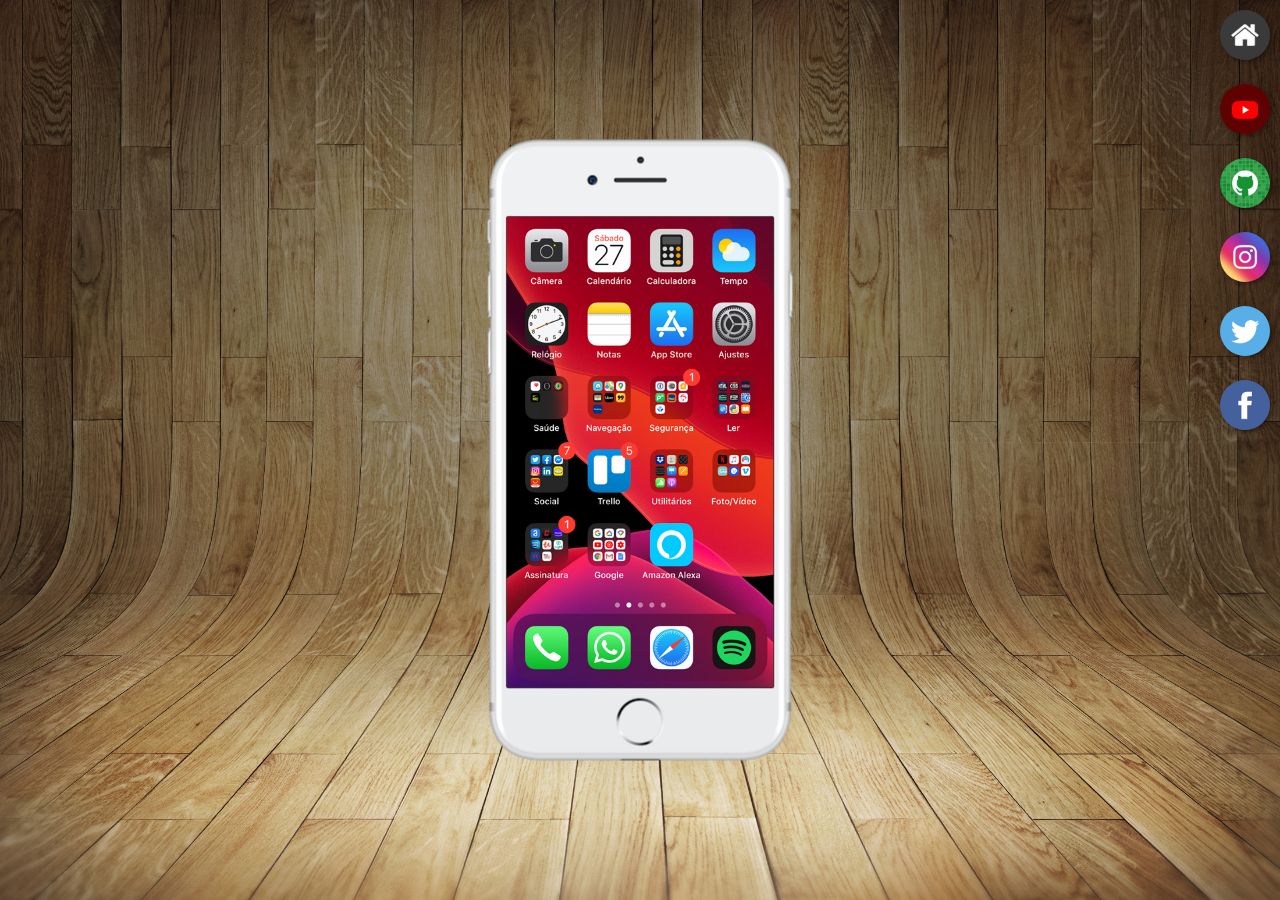
<file: index.html>
<!DOCTYPE html>
<html lang="pt-br">
<head>
    <meta charset="UTF-8">
    <meta name="viewport" content="width=device-width, initial-scale=1.0">
    <title>projeto redes social</title>
    <link rel="stylesheet" href="estilos/style.css">
    <link rel="shortcut icon" href="favicon.ico" type="image/x-icon">
</head>
<body>
    <main>
        <section id="telefone">
            <iframe src="home.html" name="tela" id="tela" frameborder="0">seu navegador não é compativel com isso</iframe>
        </section>
        <section id="redes-sociais">
            <a href="home.html" target="tela"><img src="imagens/logo-home.jpg" alt="home"> </a><br>
            <a href="youtube.html" target="tela"><img src="imagens/logo-youtube.jpg" alt="youtube"> </a><br>
            <a href="github.html" target="tela"><img src="imagens/logo-github.jpg" alt="github"> </a><br>
            <a href="instagram.html" target="tela"><img src="imagens/logo-instagram.jpg" alt="instagram"><a><br>
            <a href="twitter.html" target="tela"><img src="imagens/logo-twitter.jpg" alt="twitter"></a><br>
            <a href="facebook.html" target="tela"><img src="imagens/logo-facebook.jpg" alt="facebook"></a><br>
        </section>
    </main>
</body>
</html>
</file>
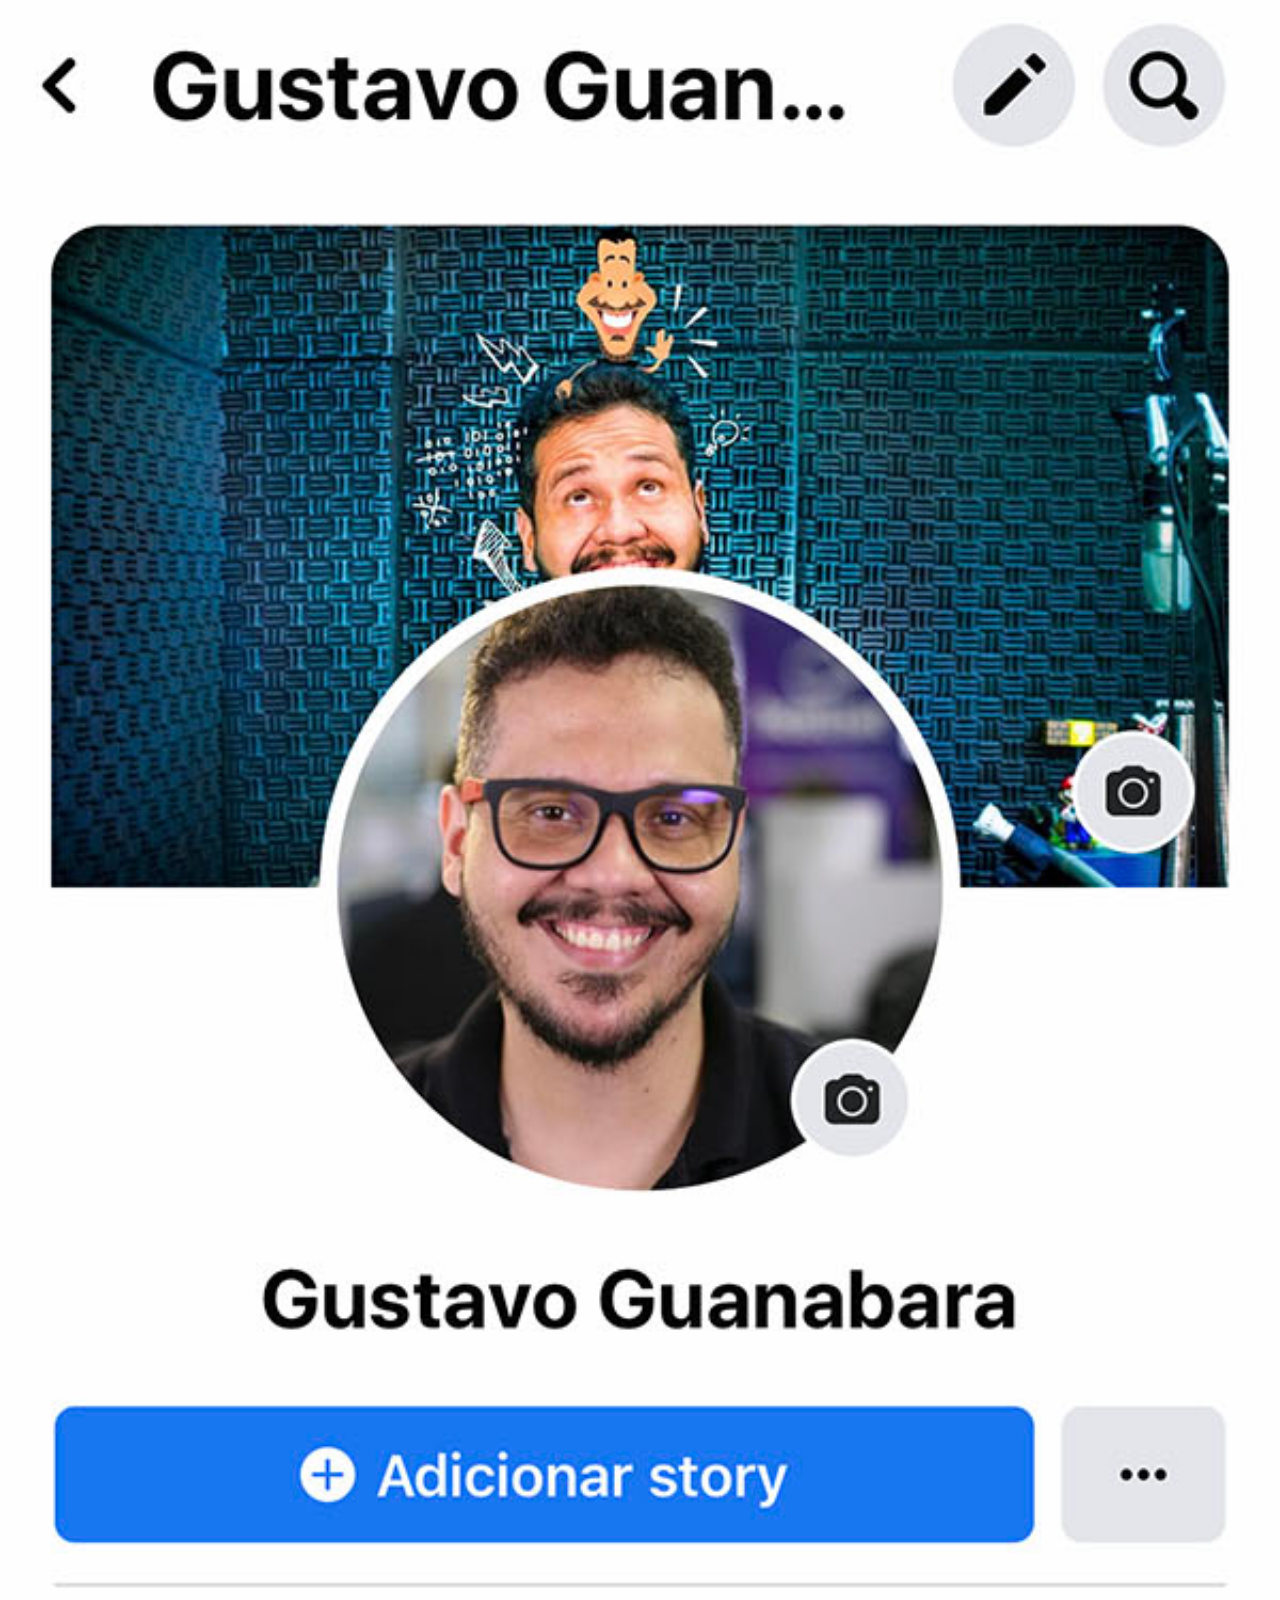
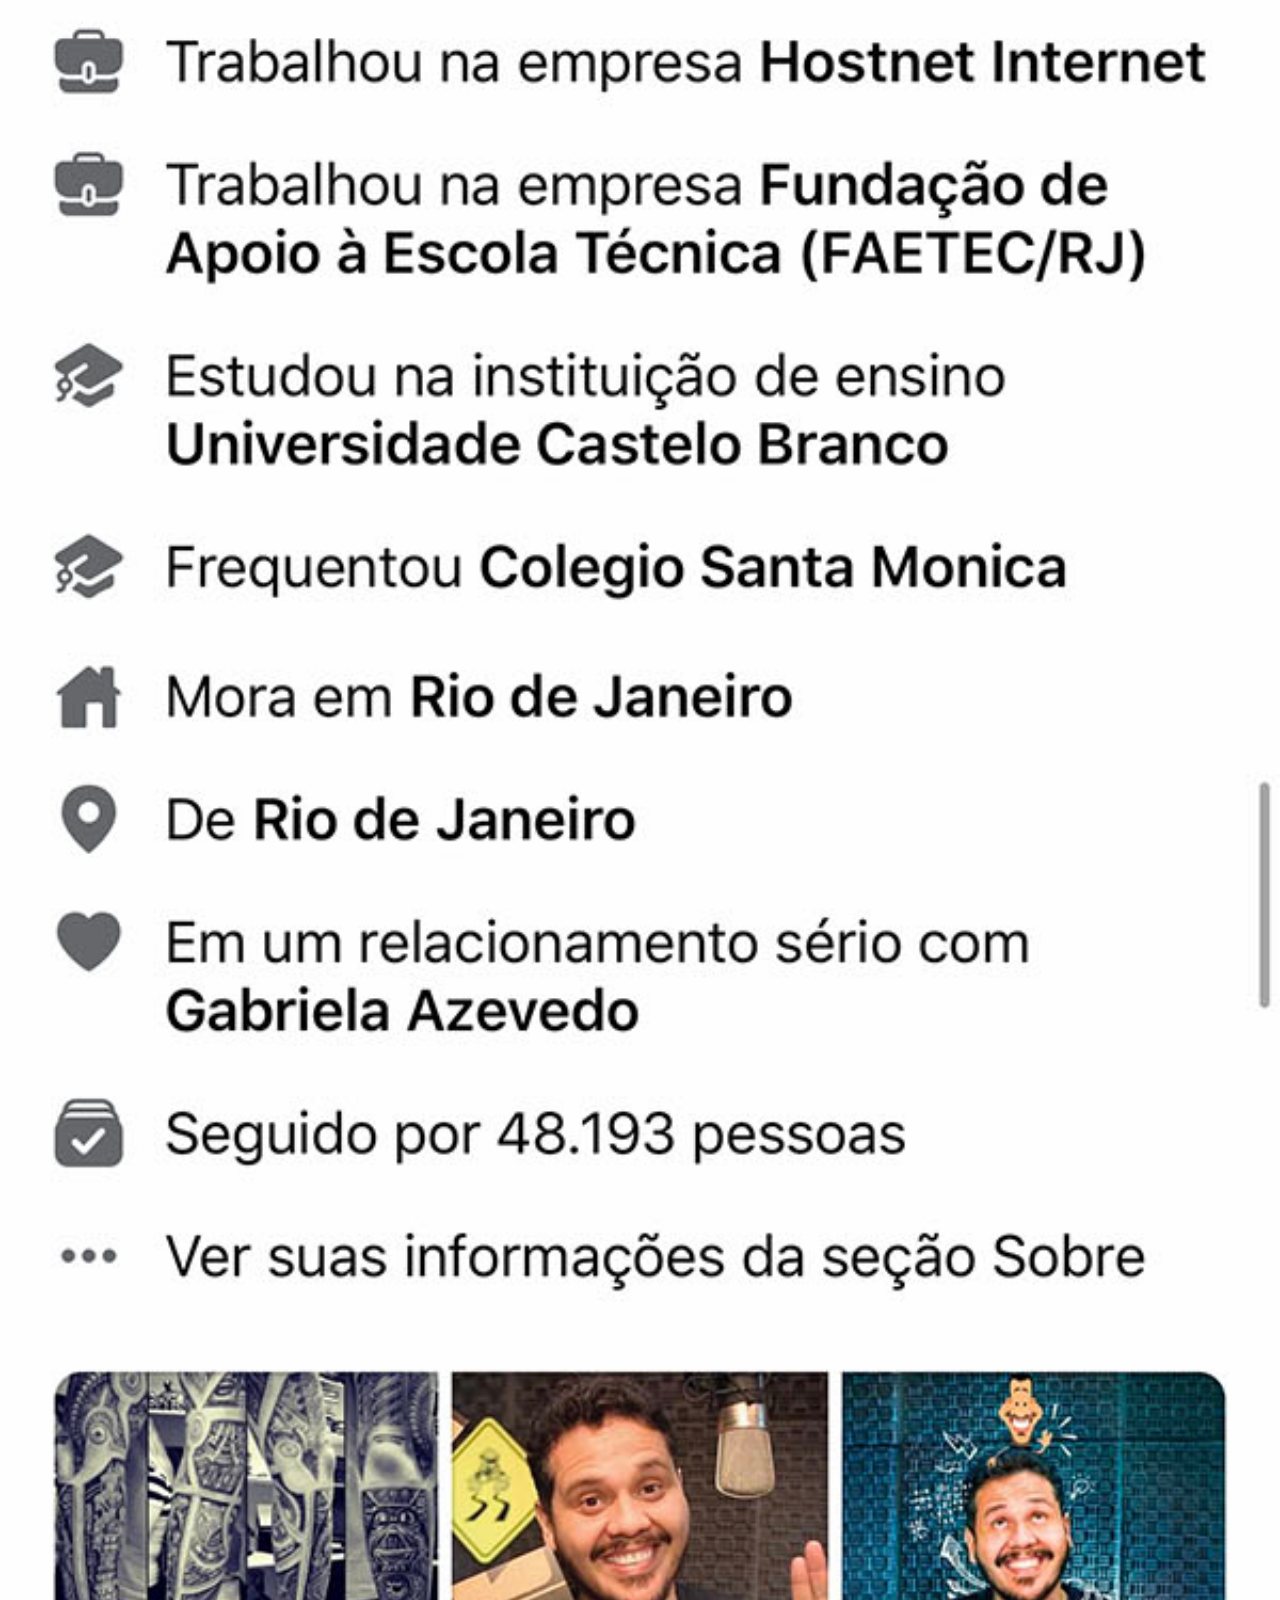
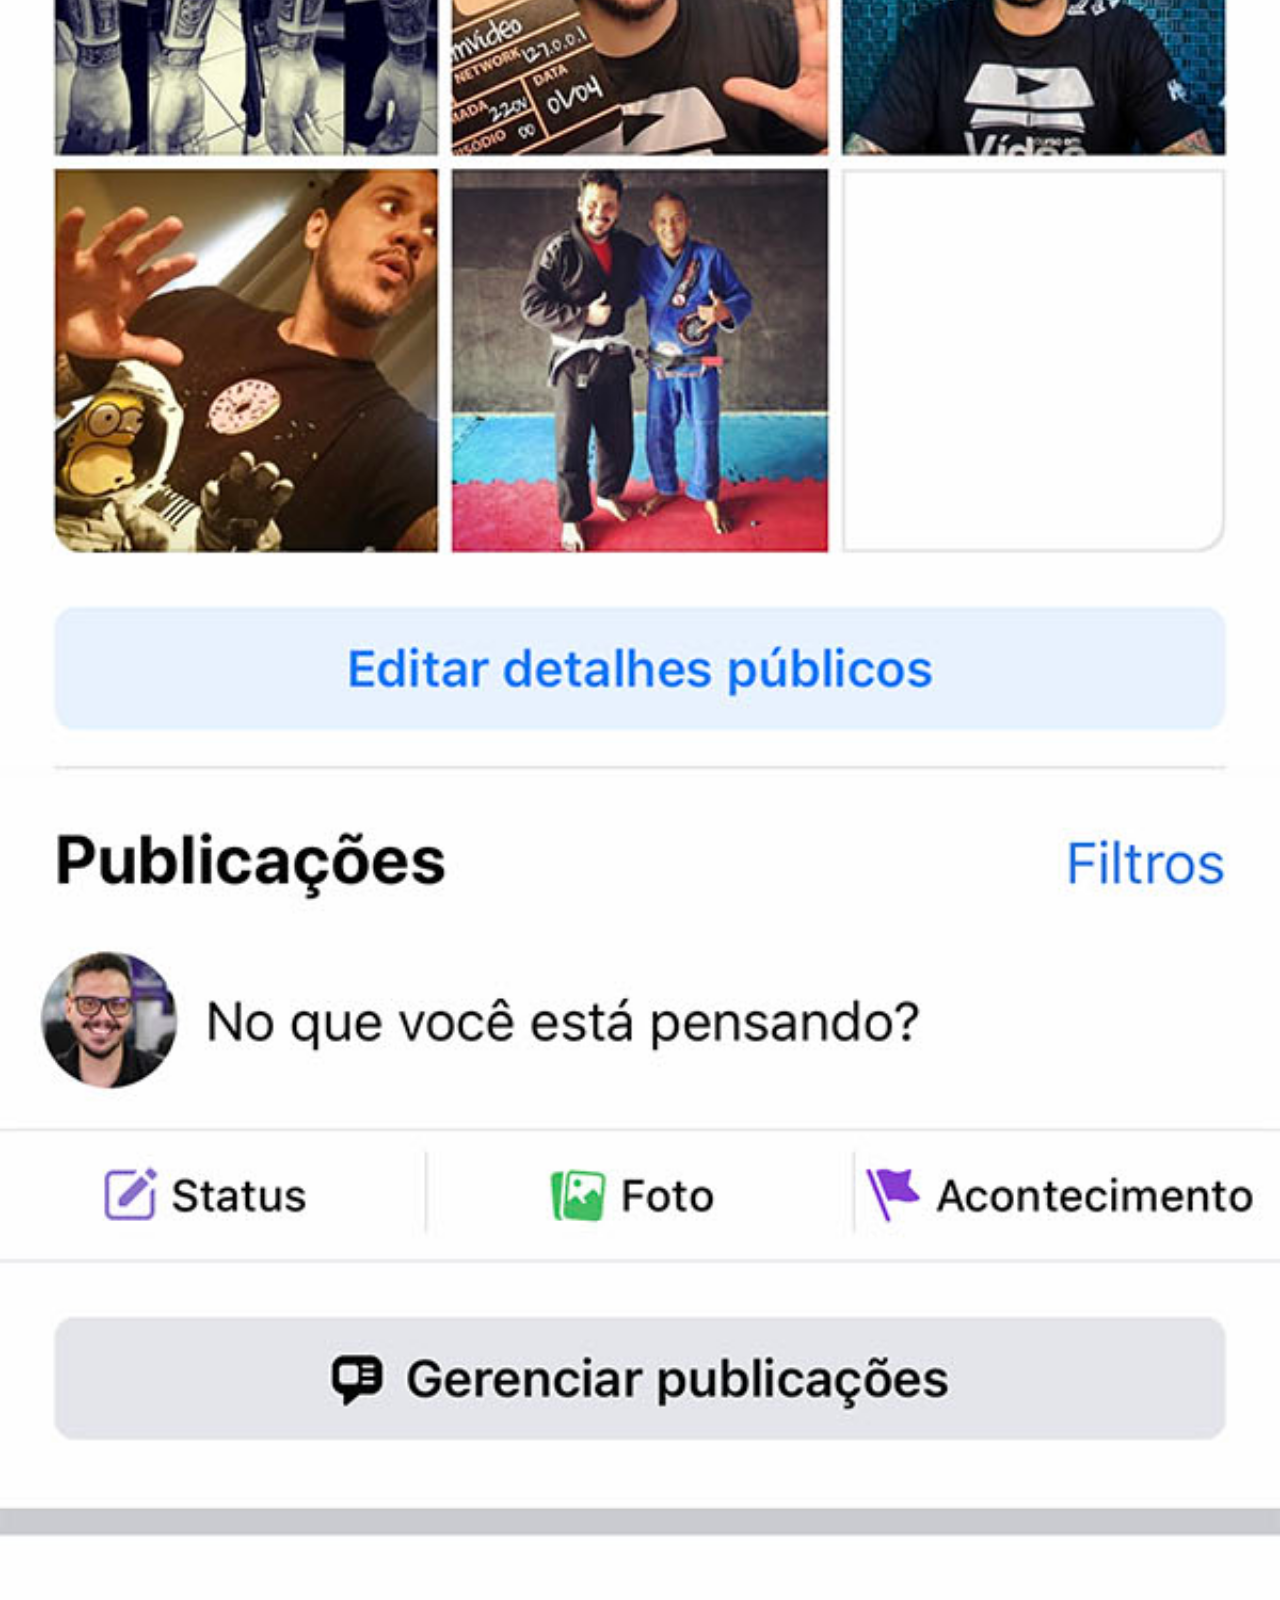
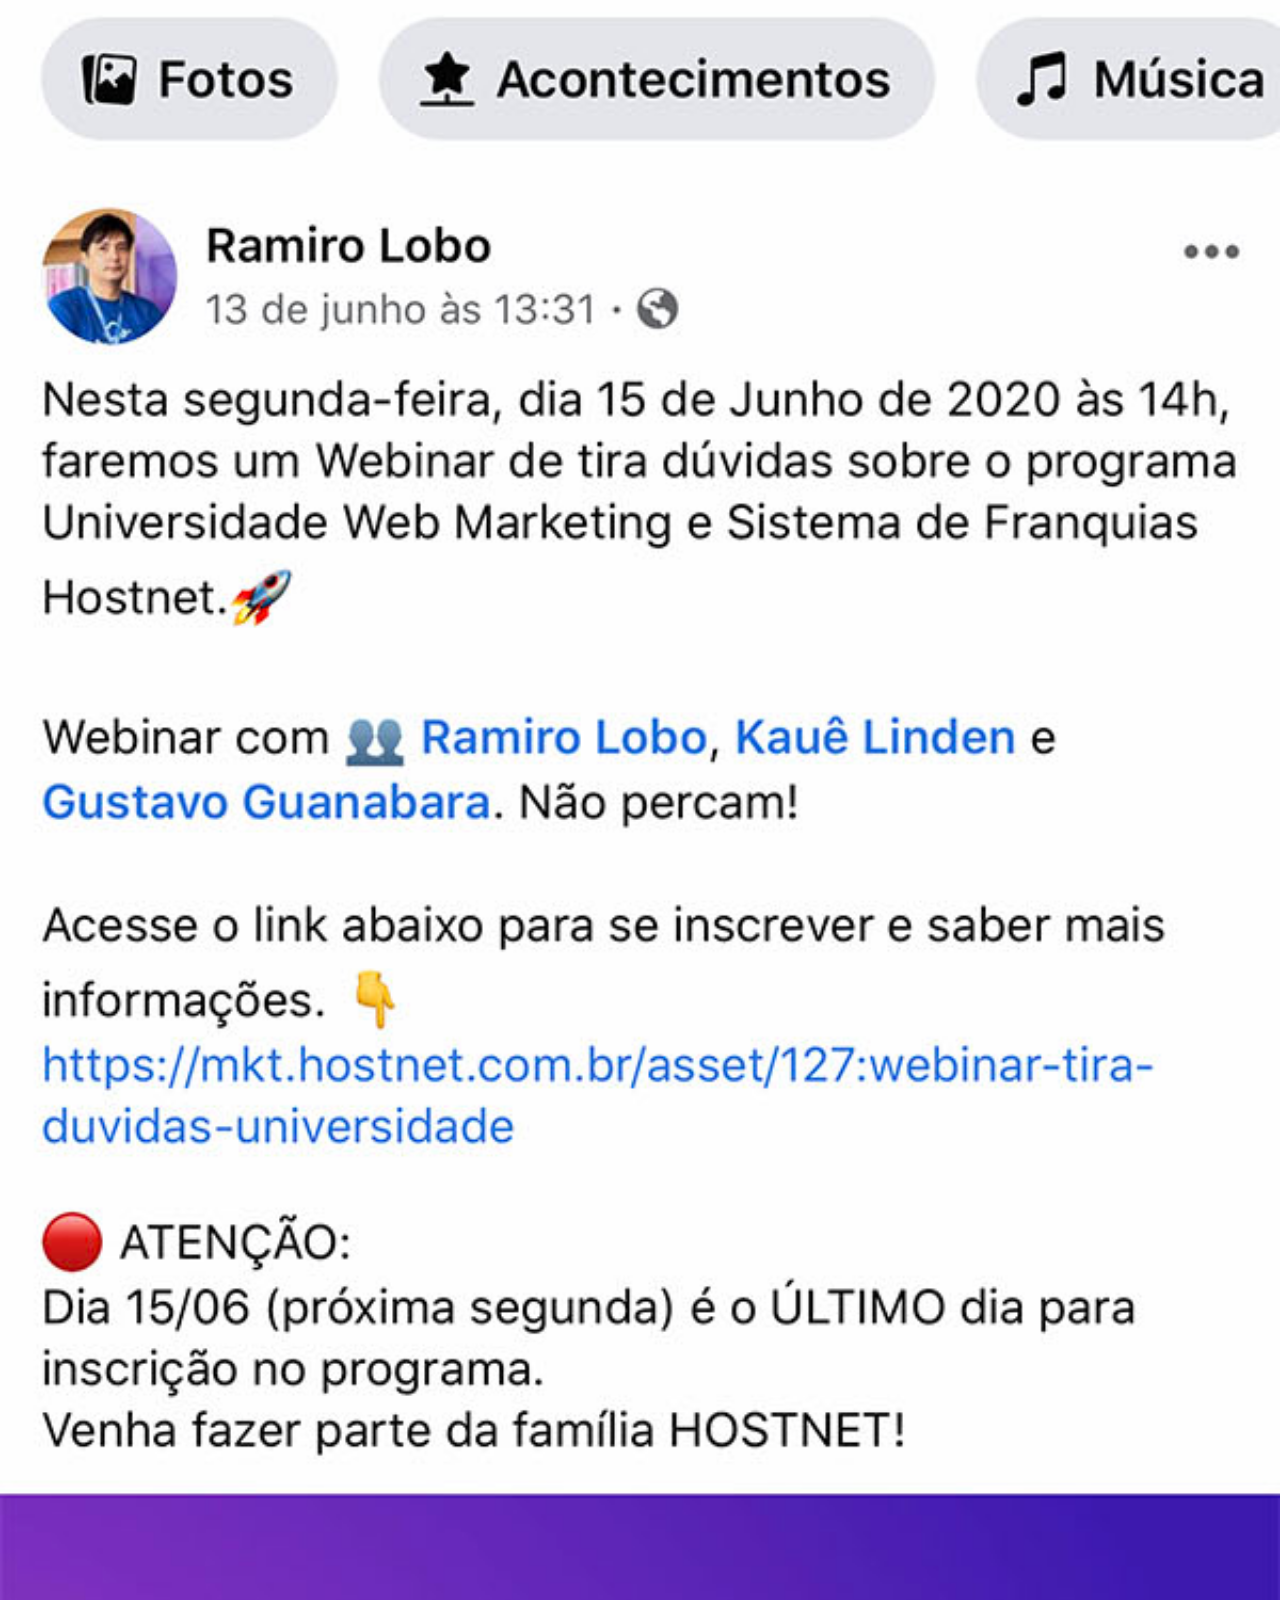
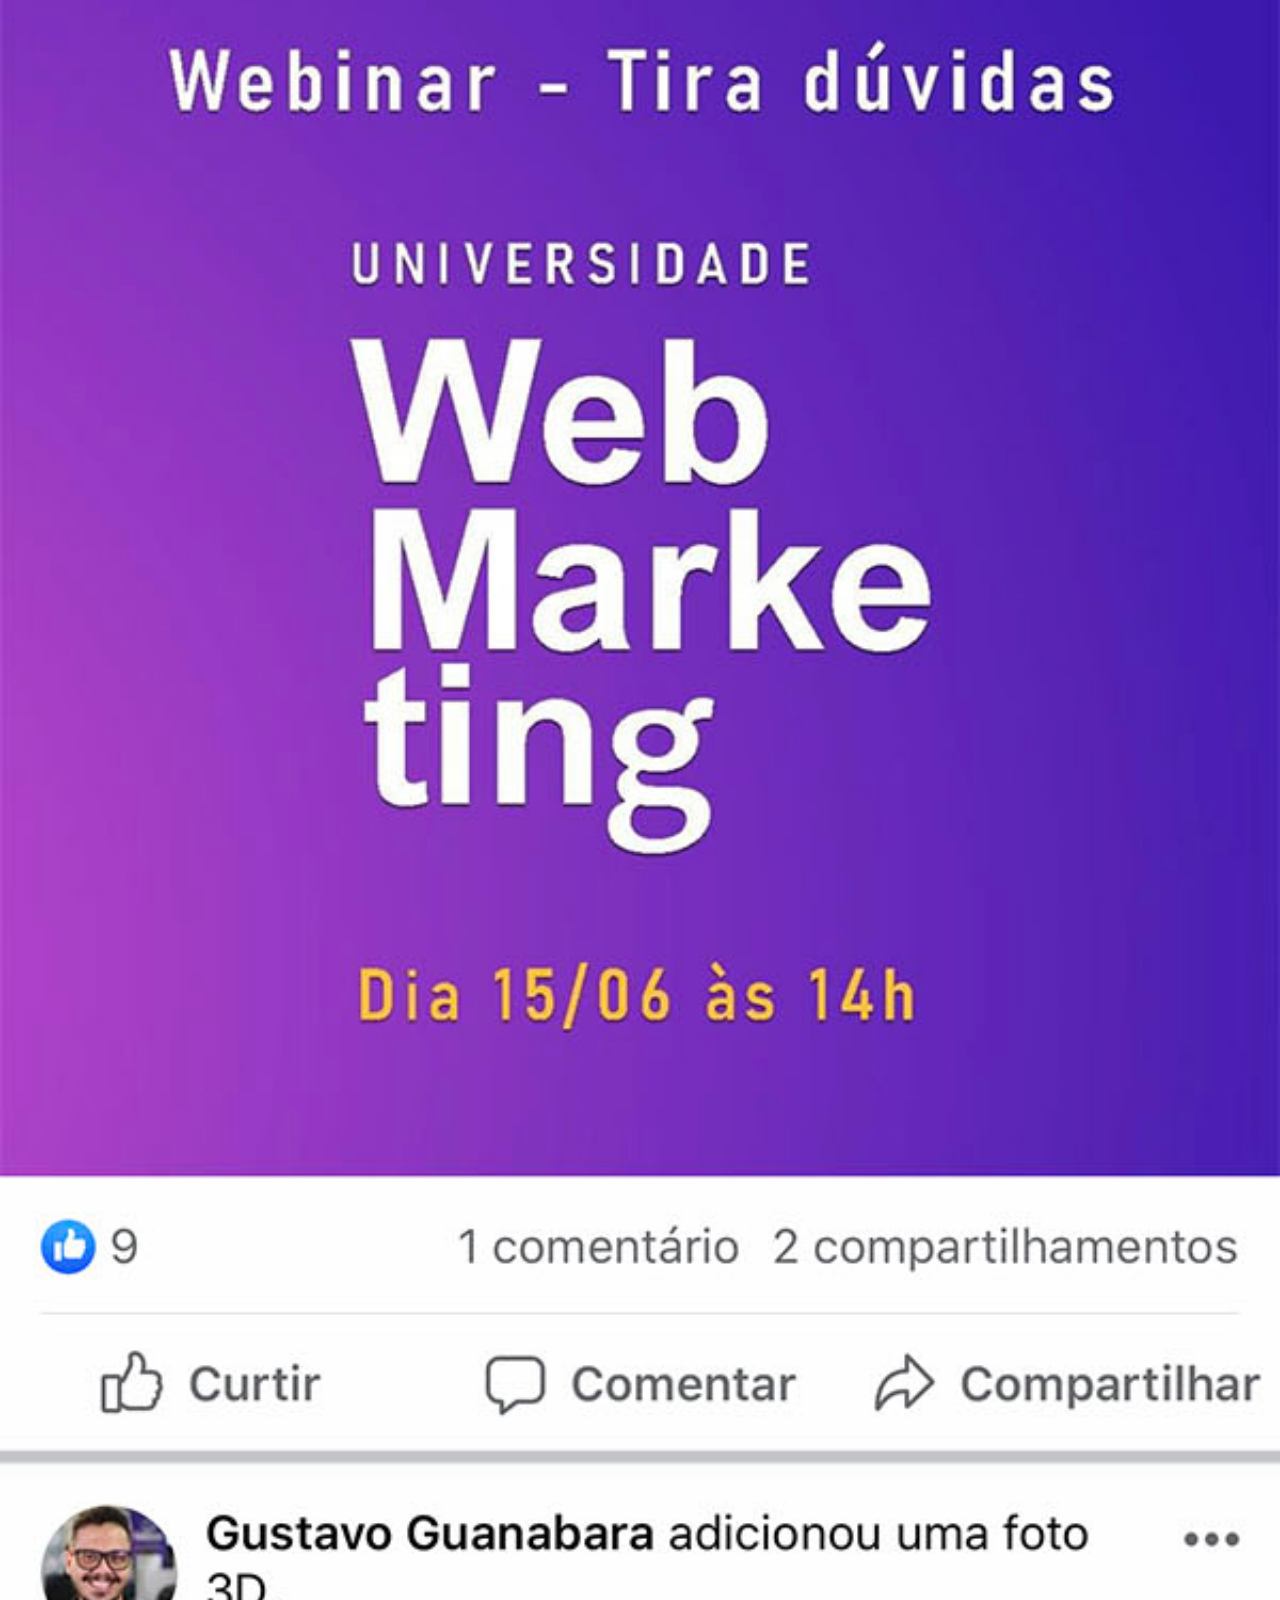
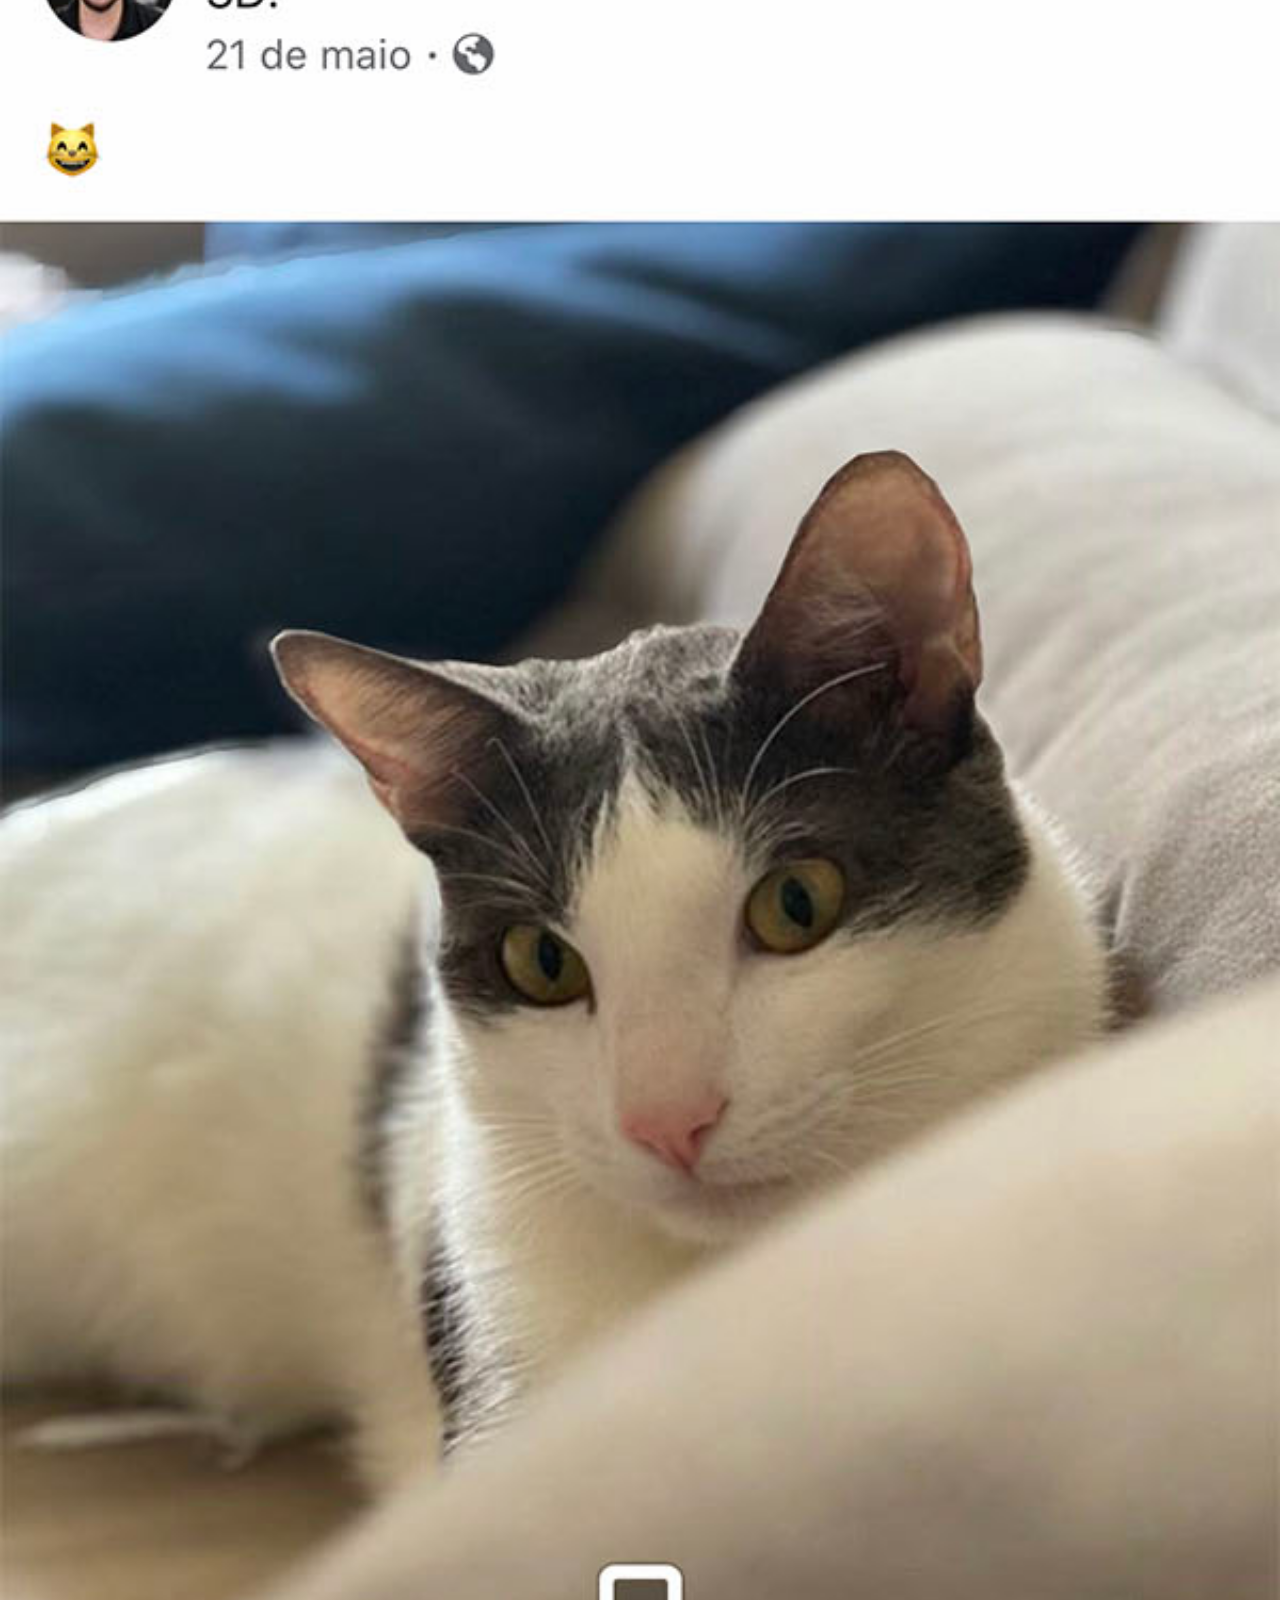
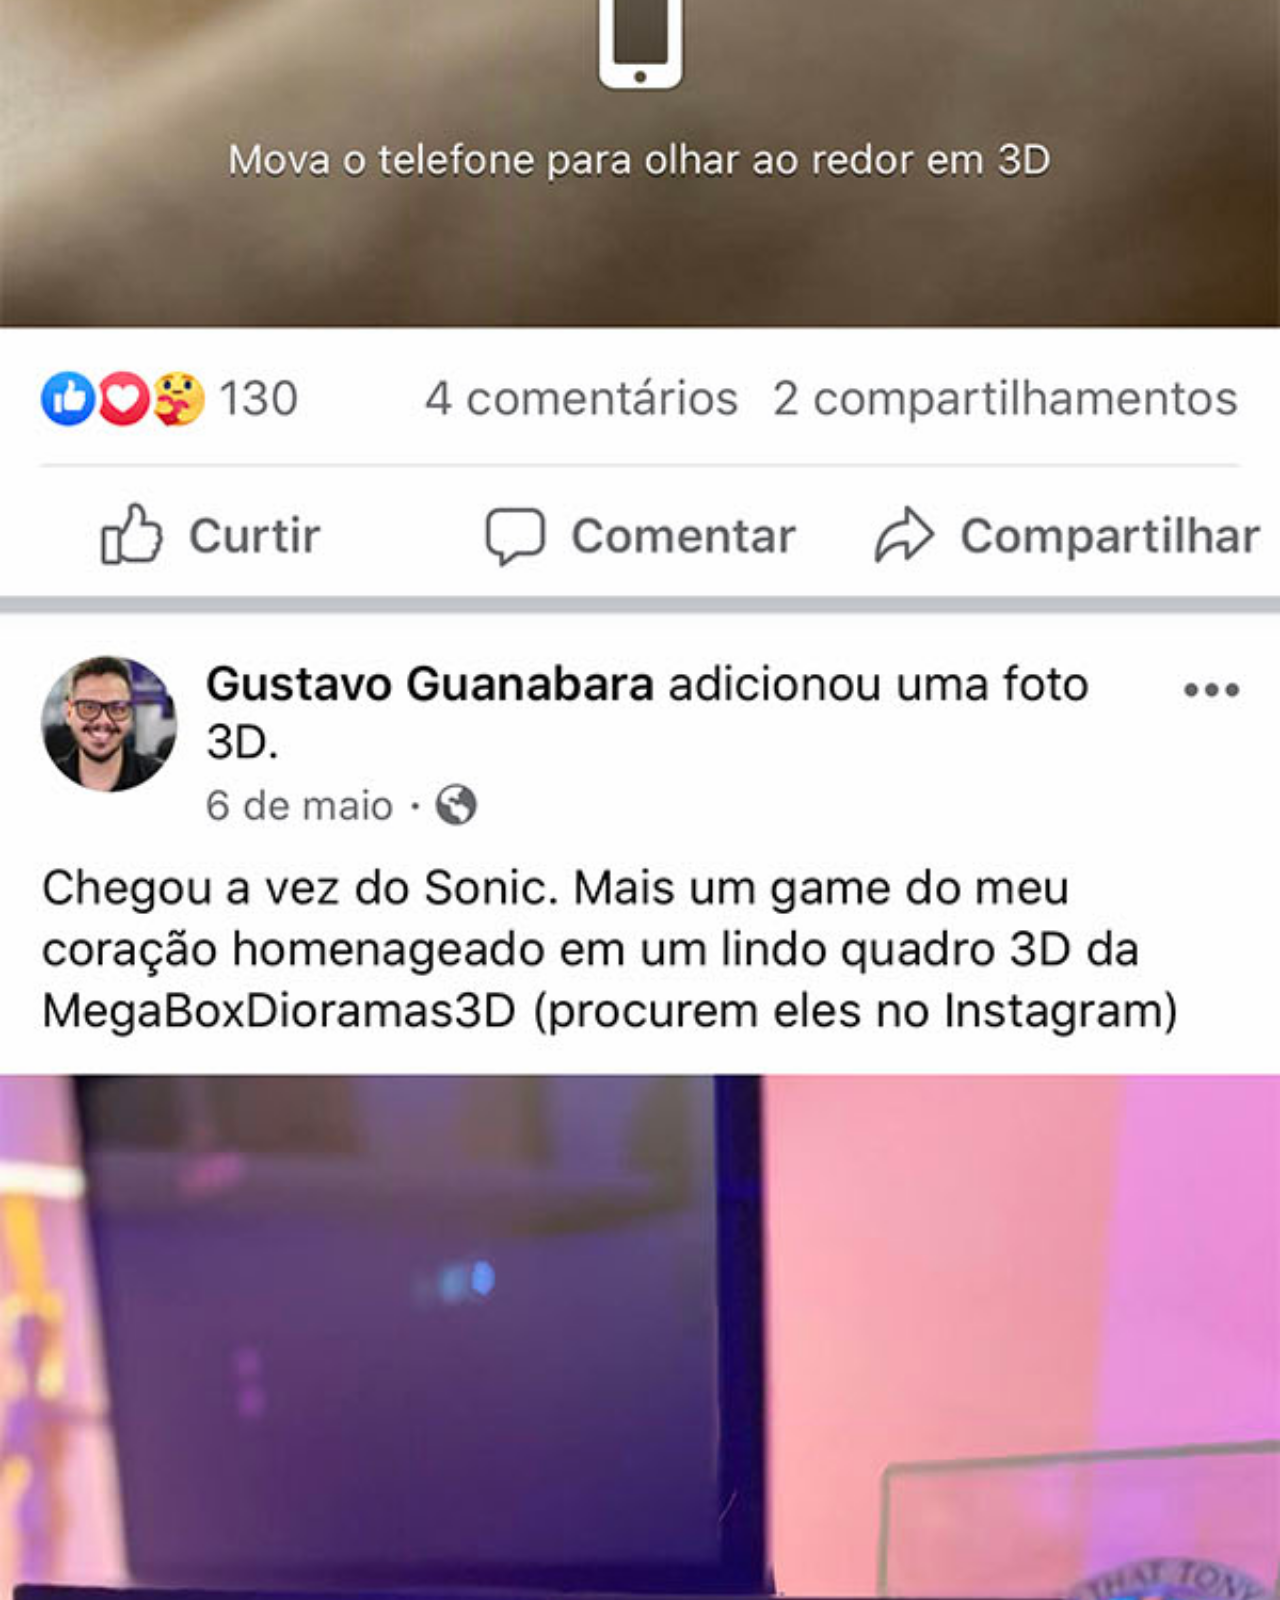
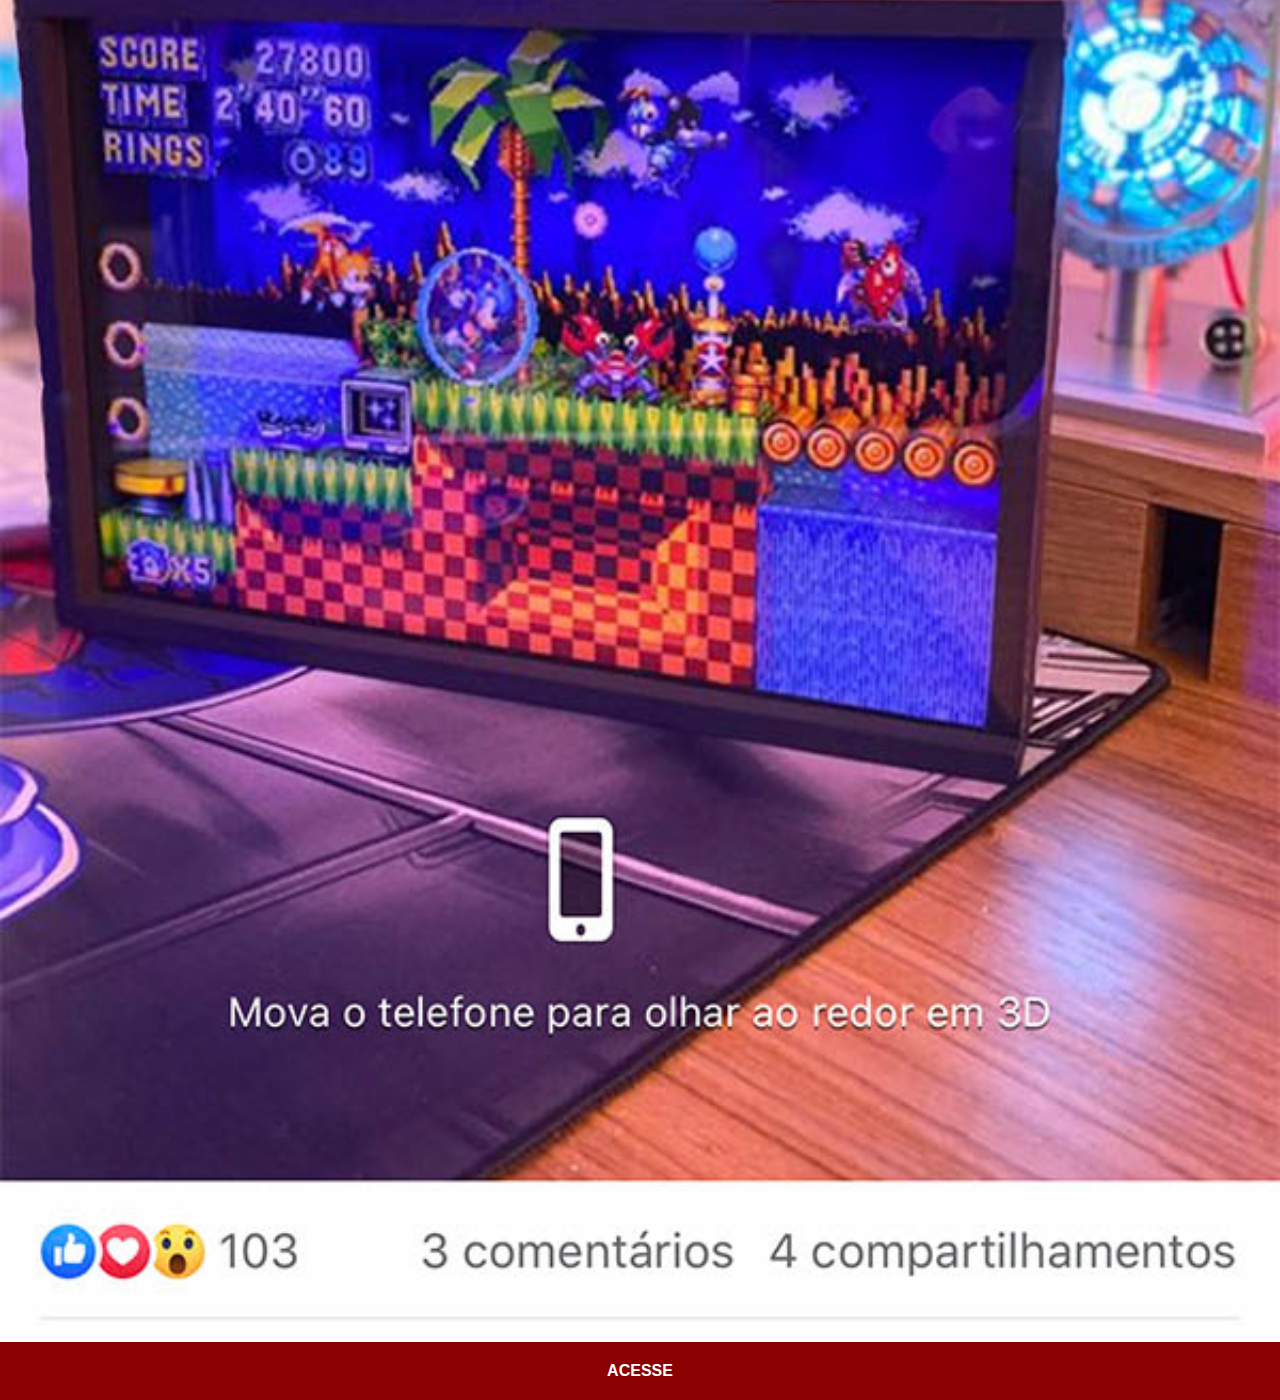
<file: facebook.html>
<!DOCTYPE html>
<html lang="pt-br">
<head>
    <meta charset="UTF-8">
    <meta name="viewport" content="width=device-width, initial-scale=1.0">
    <title>facebook</title>
    <link rel="stylesheet" href="estilos/social.css">
</head>
<body>
    <img src="imagens/tela-facebook.jpg" alt="facebook">
    <a href="https://www.facebook.com/gustavoguanabara?locale2=pt_PT&_rdr" target="_blank">ACESSE</a>
</body>
</html>
</file>
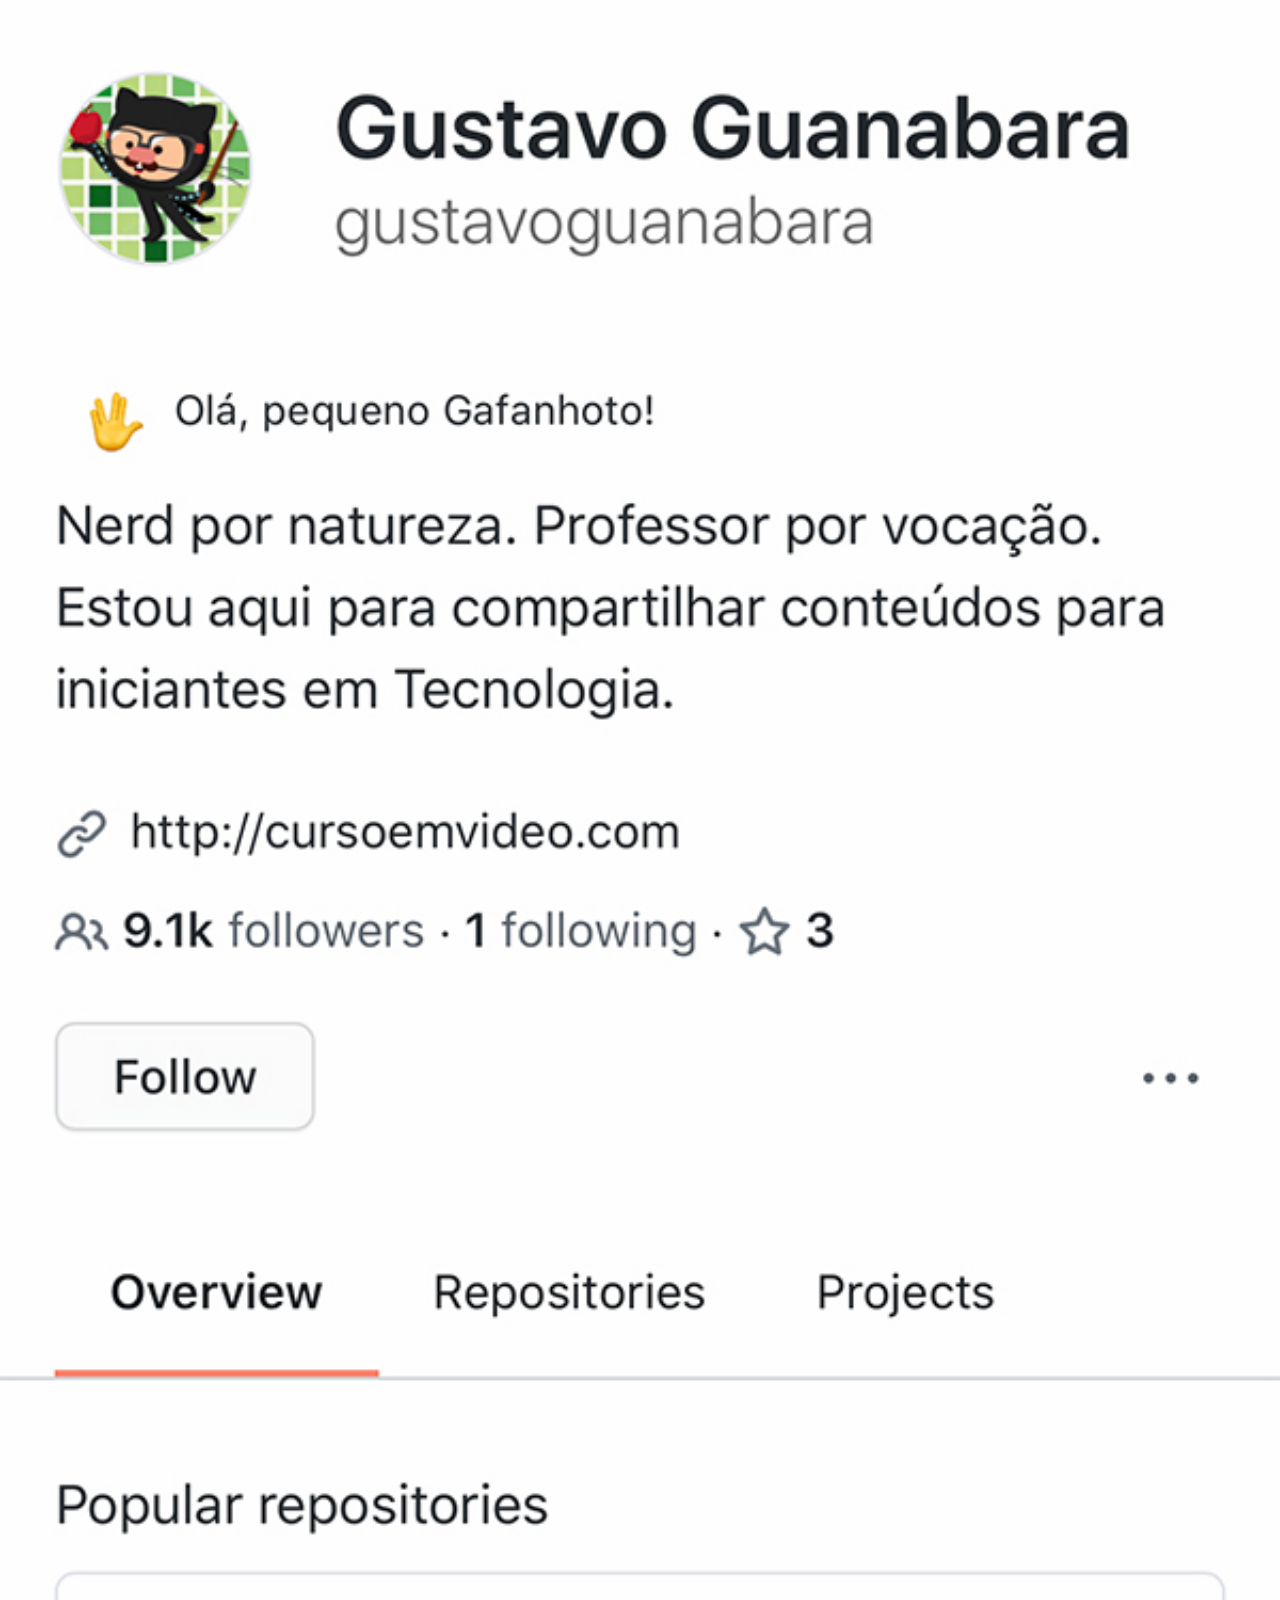
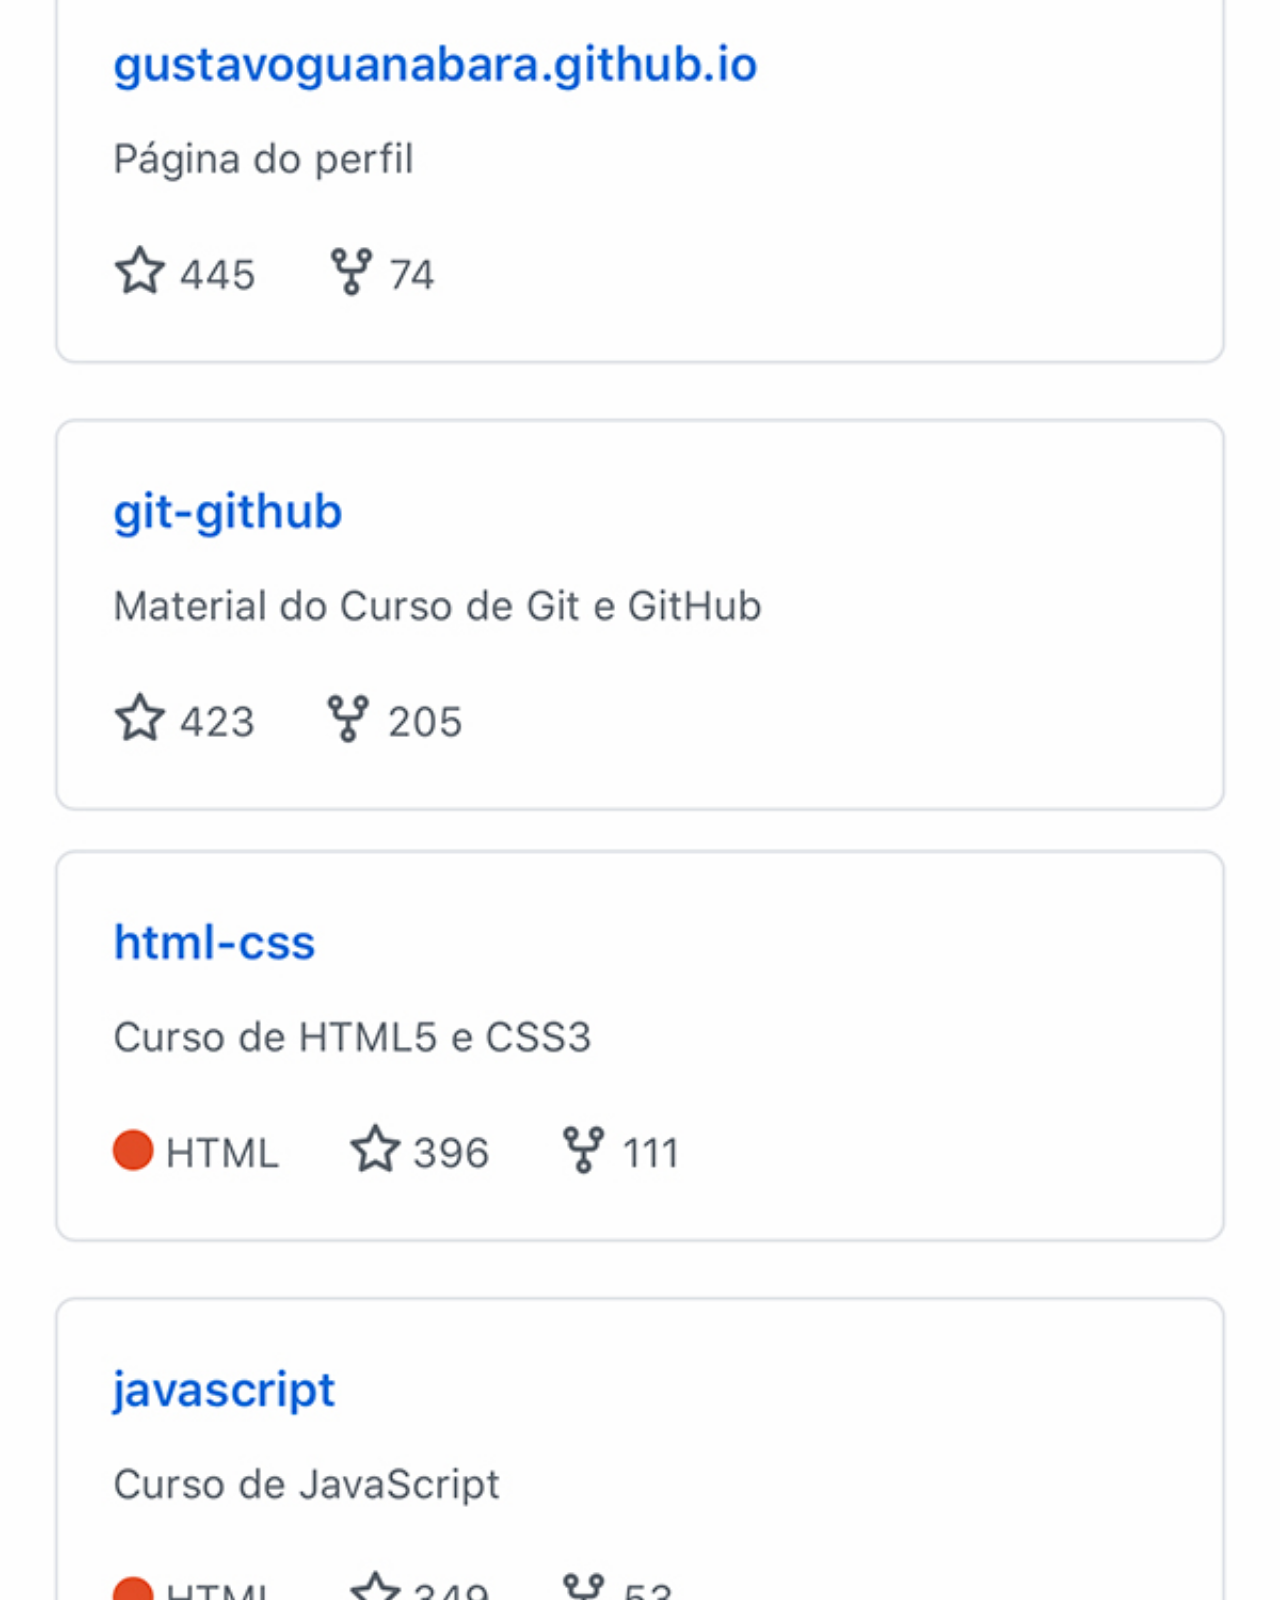
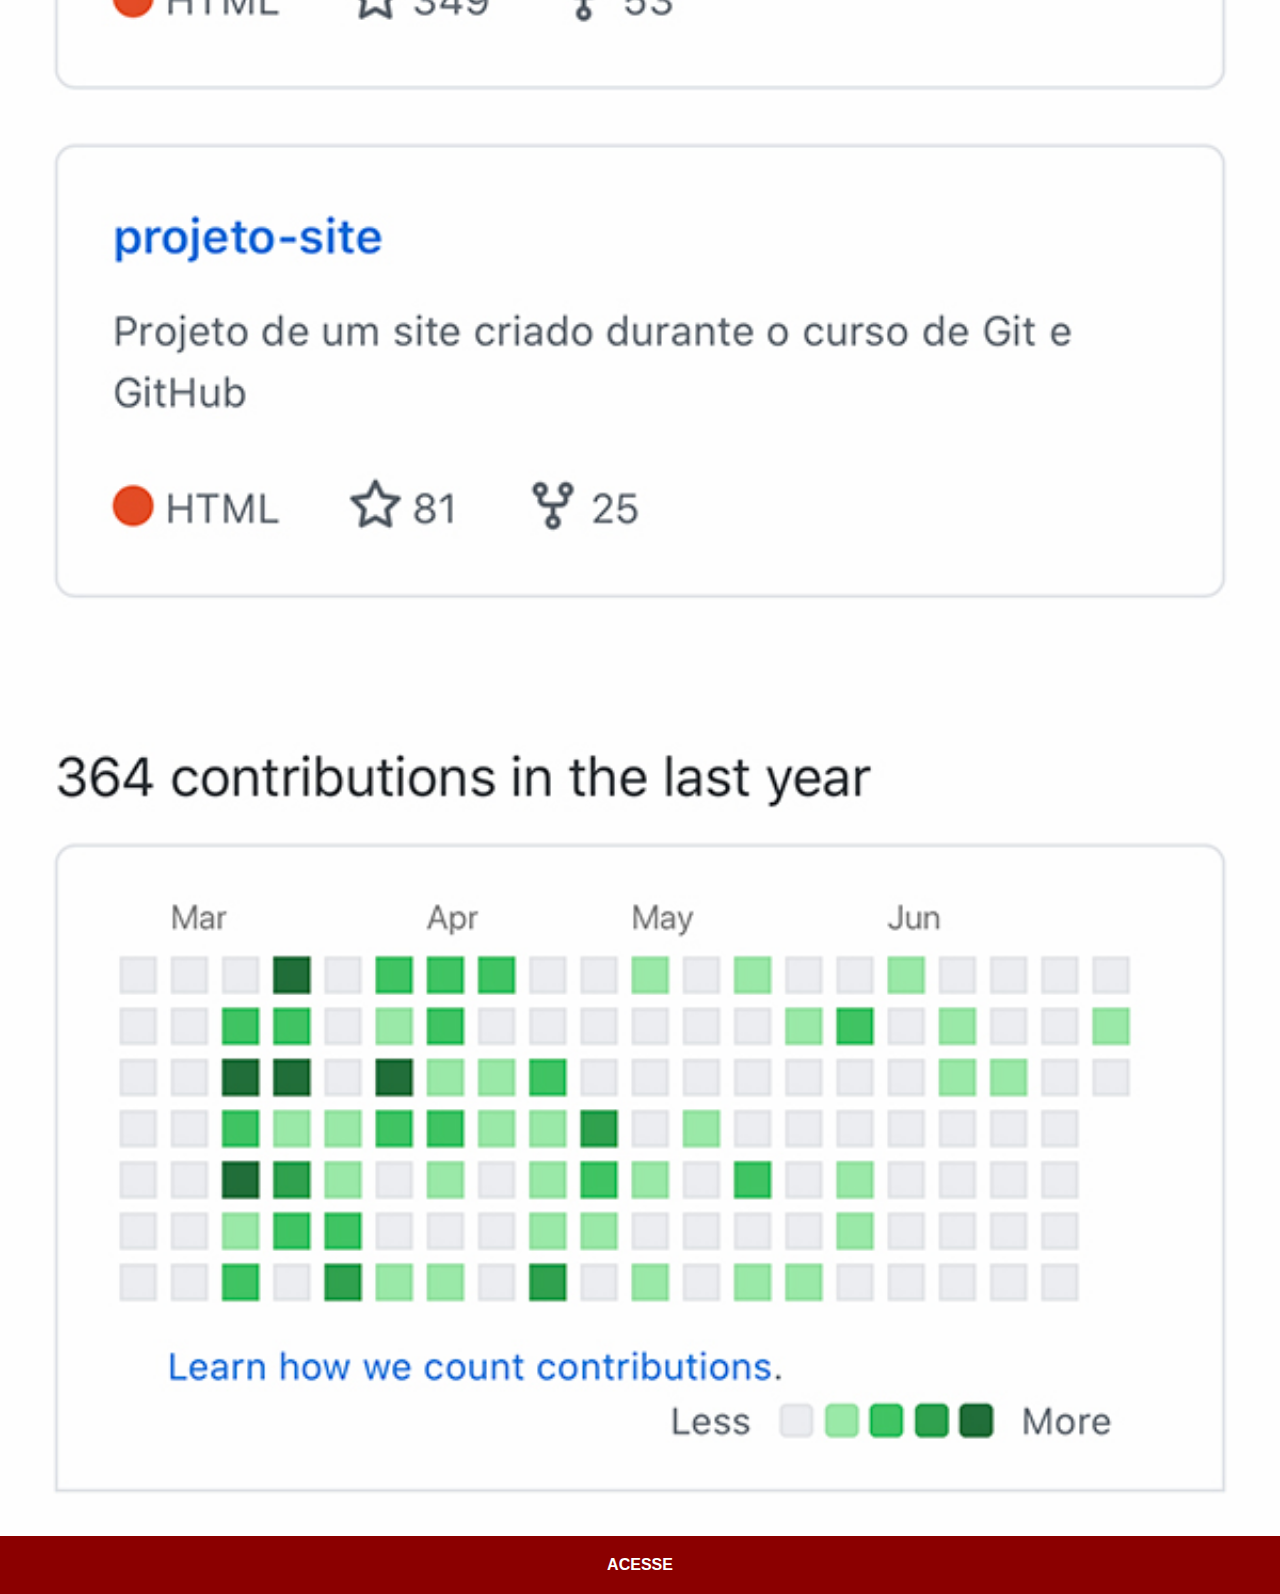
<file: github.html>
<!DOCTYPE html>
<html lang="pt-br">
<head>
    <meta charset="UTF-8">
    <meta name="viewport" content="width=device-width, initial-scale=1.0">
    <title>github</title>
    <link rel="stylesheet" href="estilos/social.css">
</head>
<body>
    <img src="imagens/tela-github.jpg" alt="github">
    <a href="https://gustavoguanabara.github.io" target="_blank">ACESSE</a>
</body>
</html>
</file>
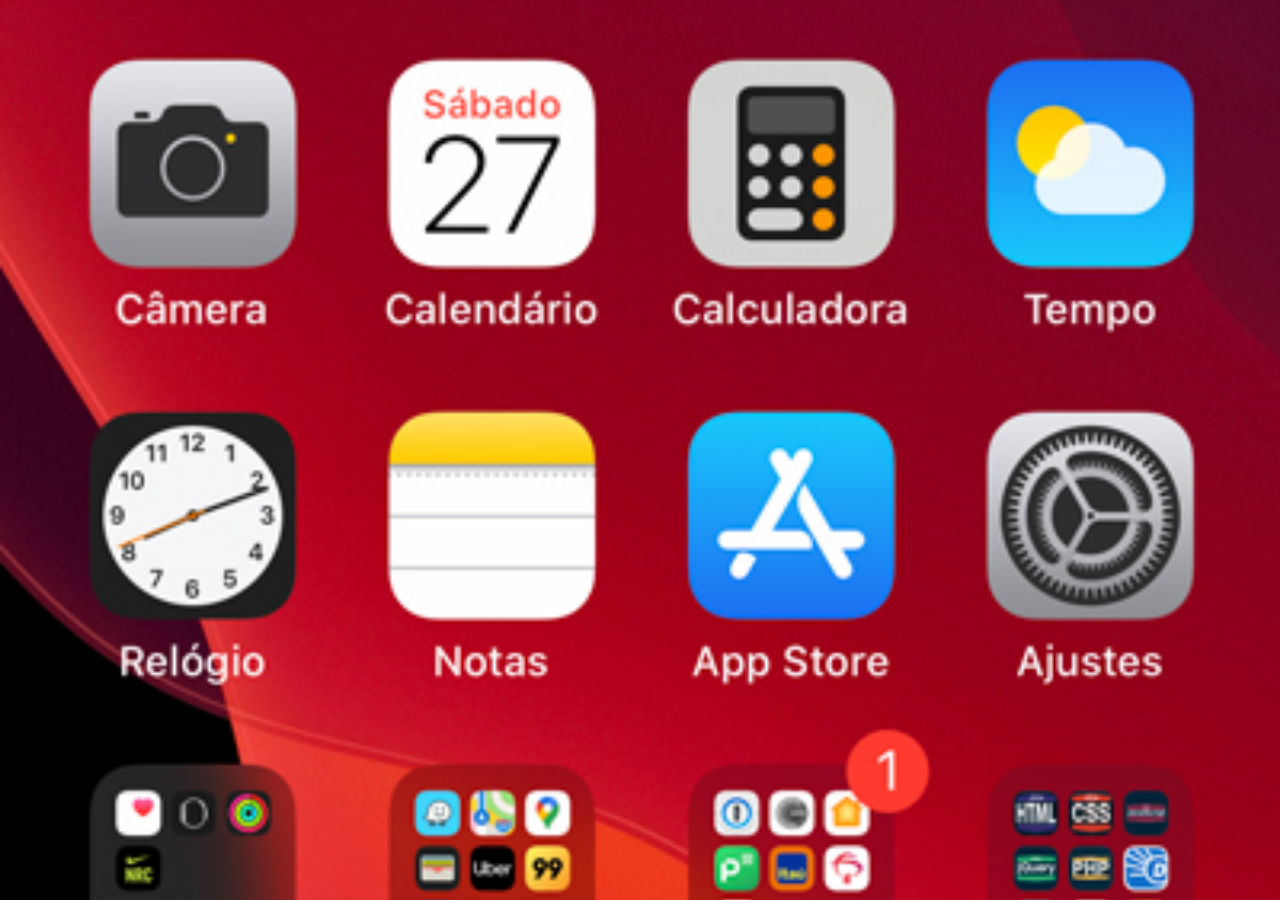
<file: home.html>
<!DOCTYPE html>
<html lang="pt-br">
<head>
    <meta charset="UTF-8">
    <meta name="viewport" content="width=device-width, initial-scale=1.0">
    <title>home</title>
    <style>
        *{
            margin: 0px;
            padding: 0px;
        }
        body{
            width: 100vw;
            height: 100vh;
            background: black url(imagens/tela-home.jpg) no-repeat top center;
            background-size: cover;
        }

    </style>
</head>
<body>
    
</body>
</html>
</file>
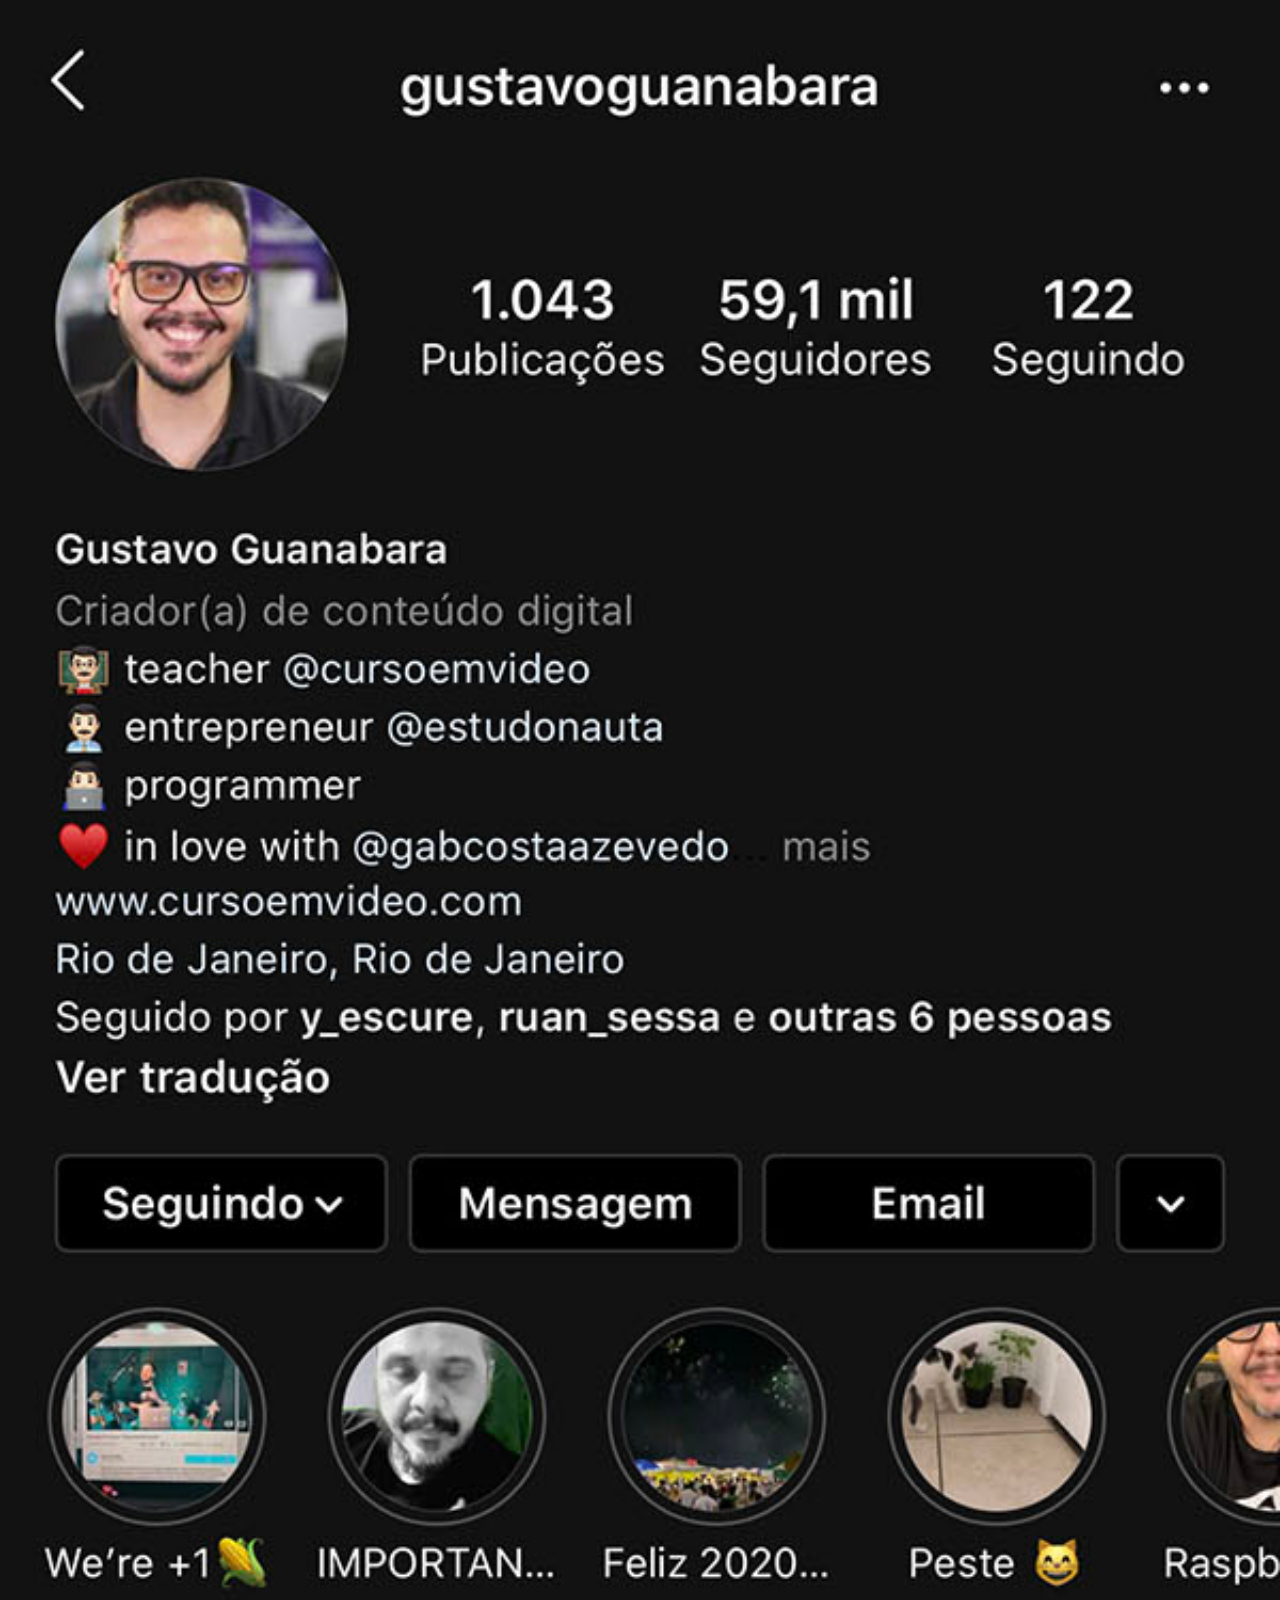
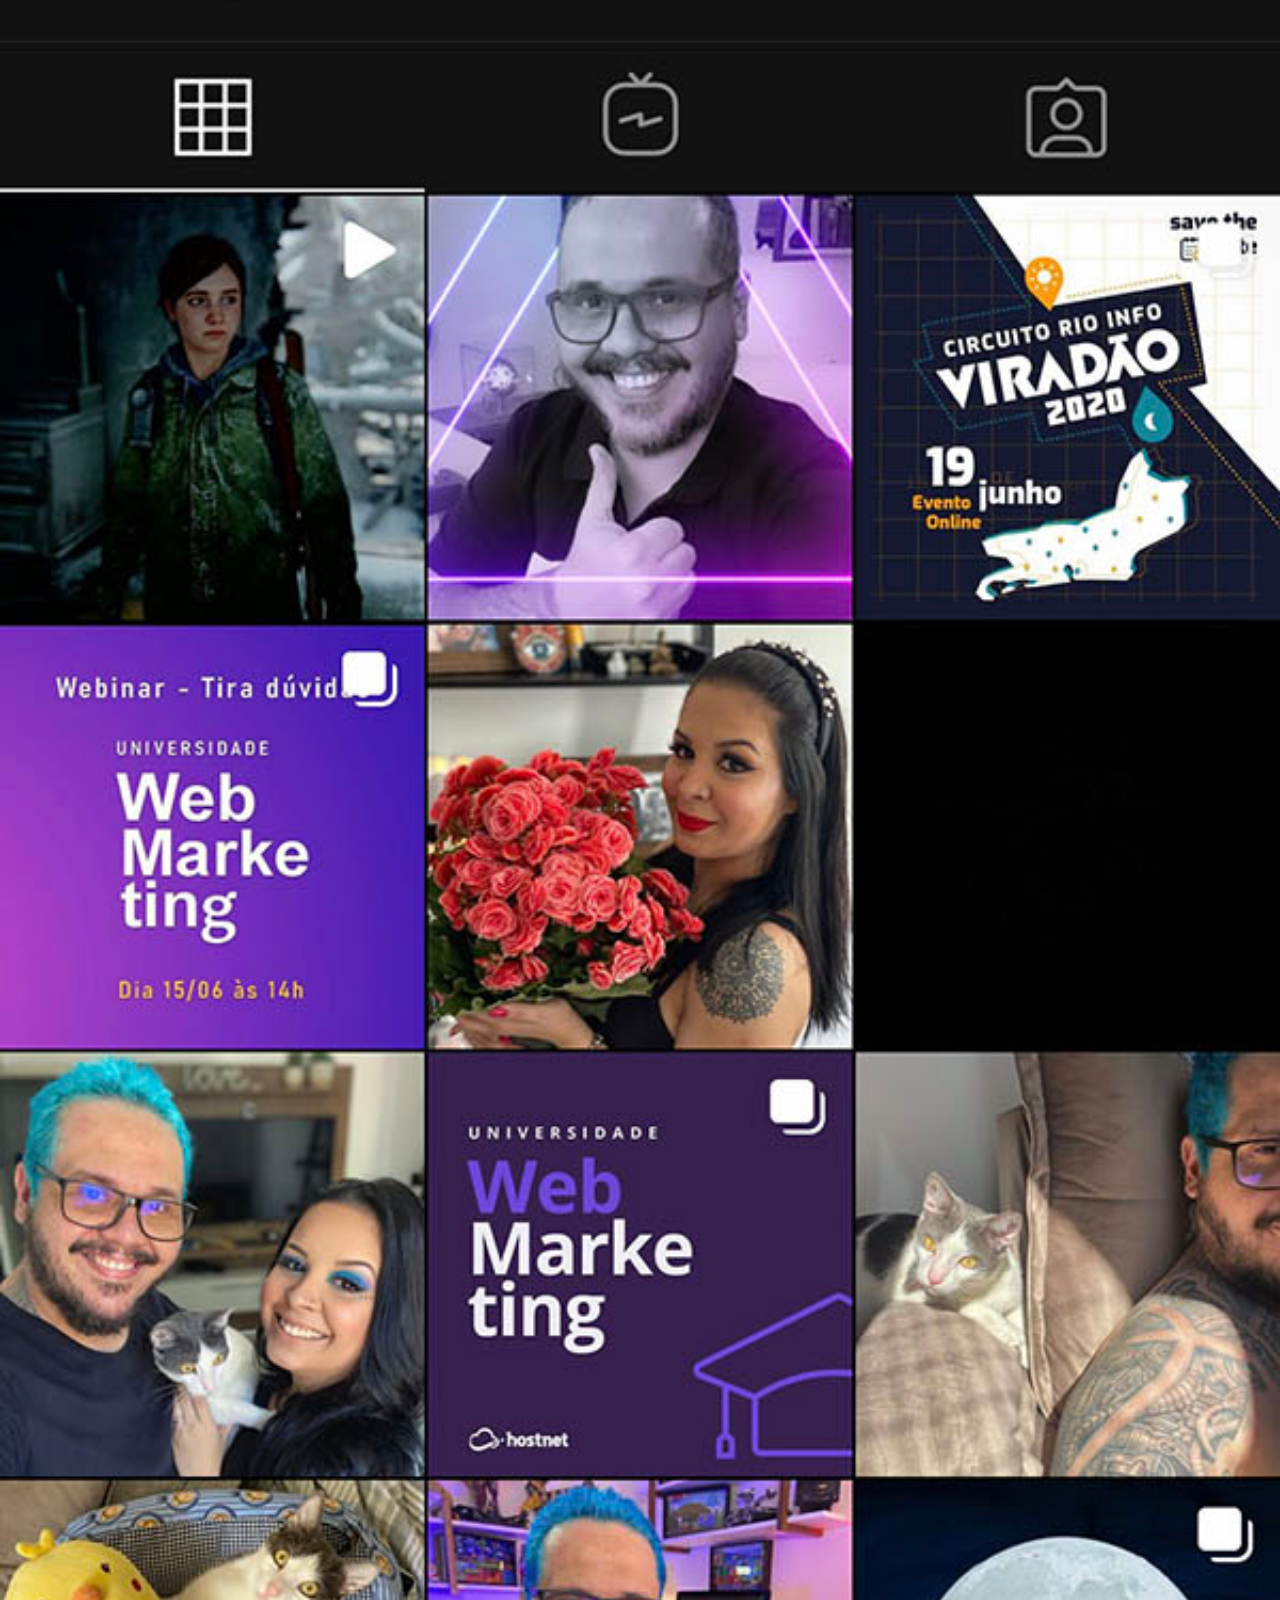
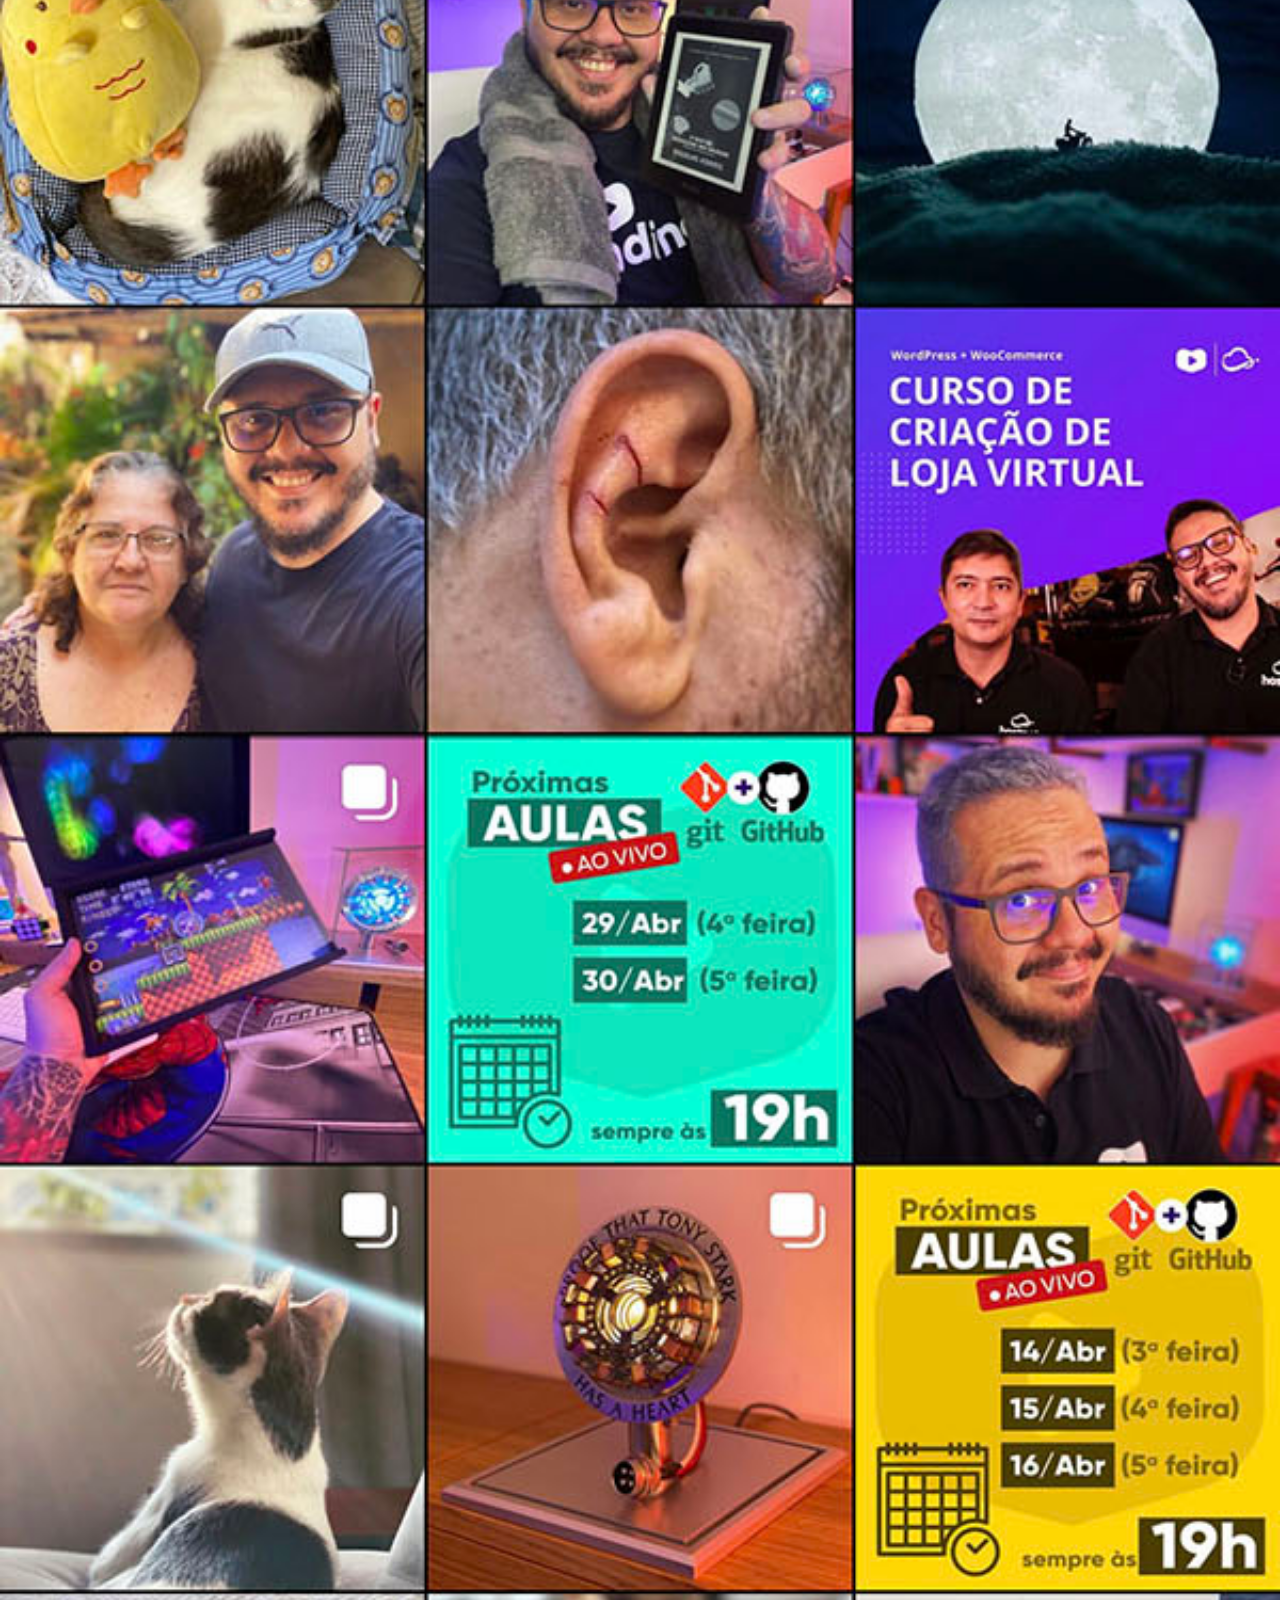
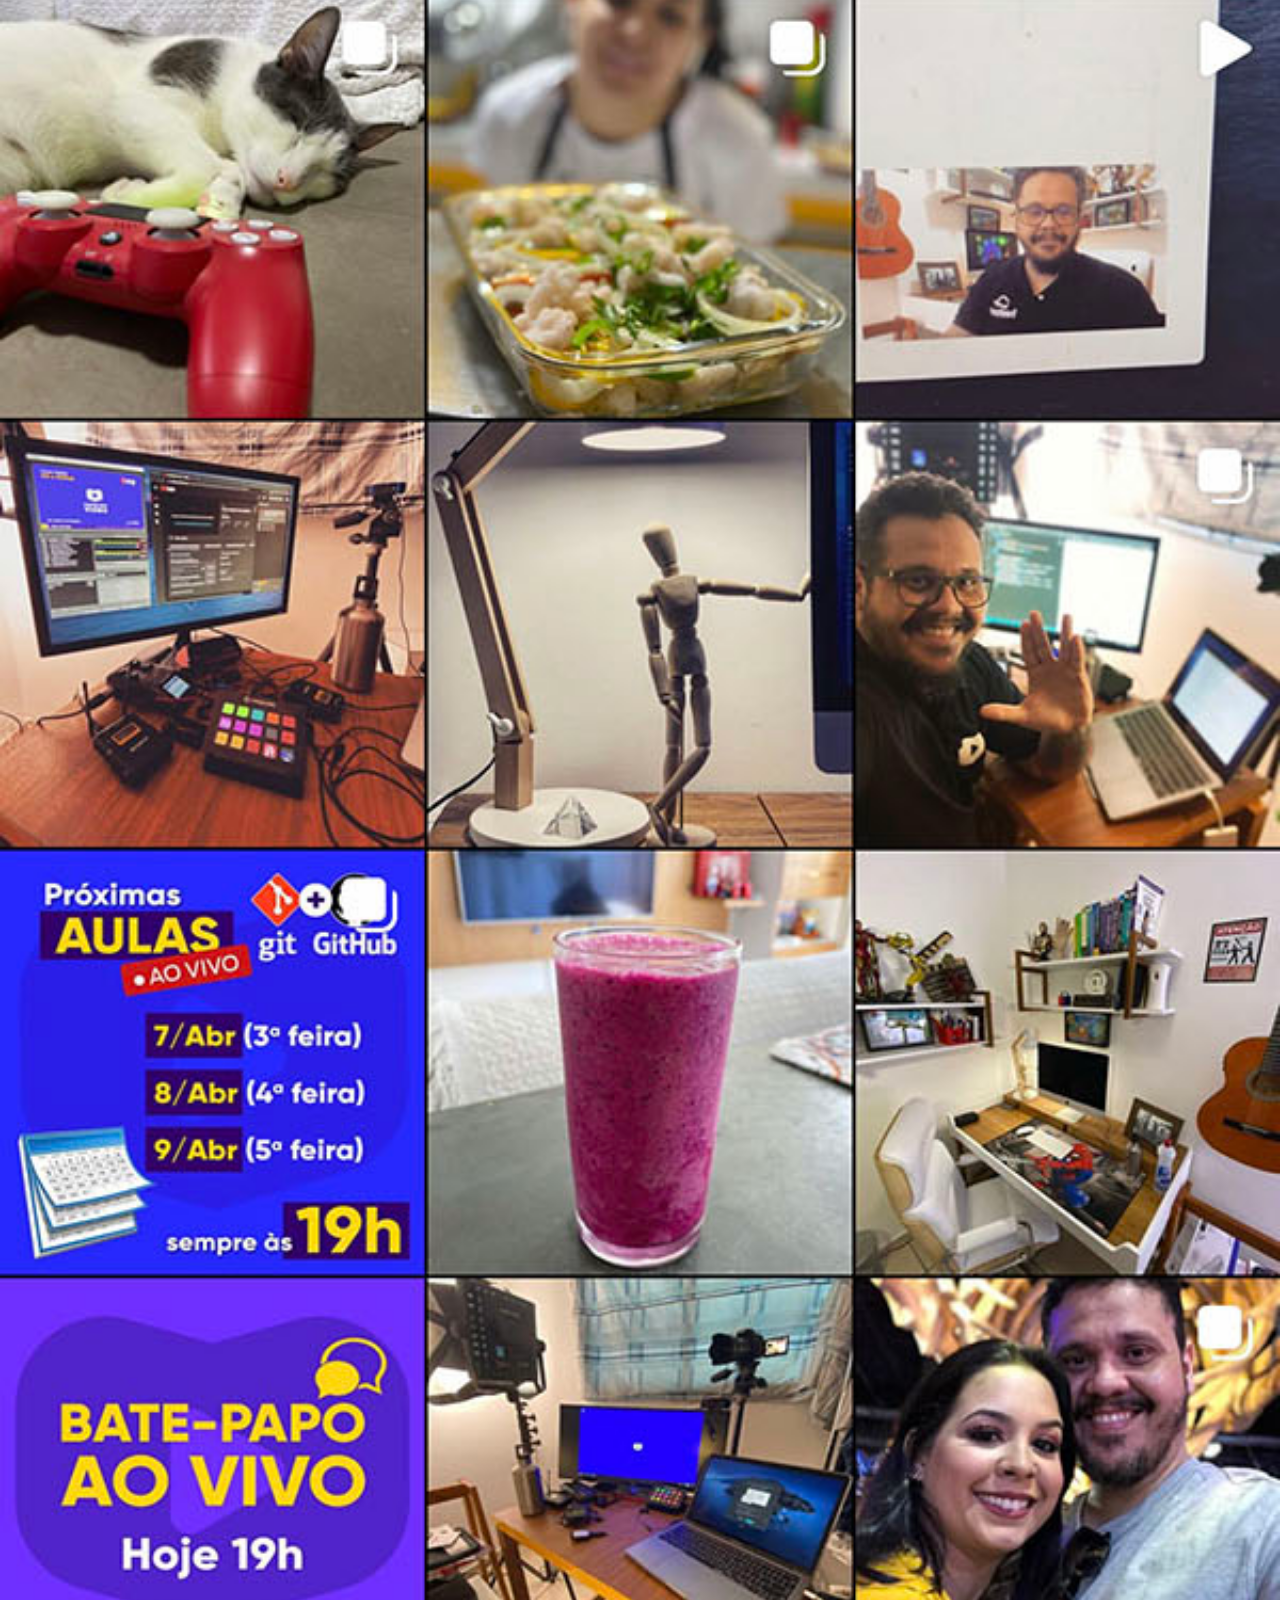
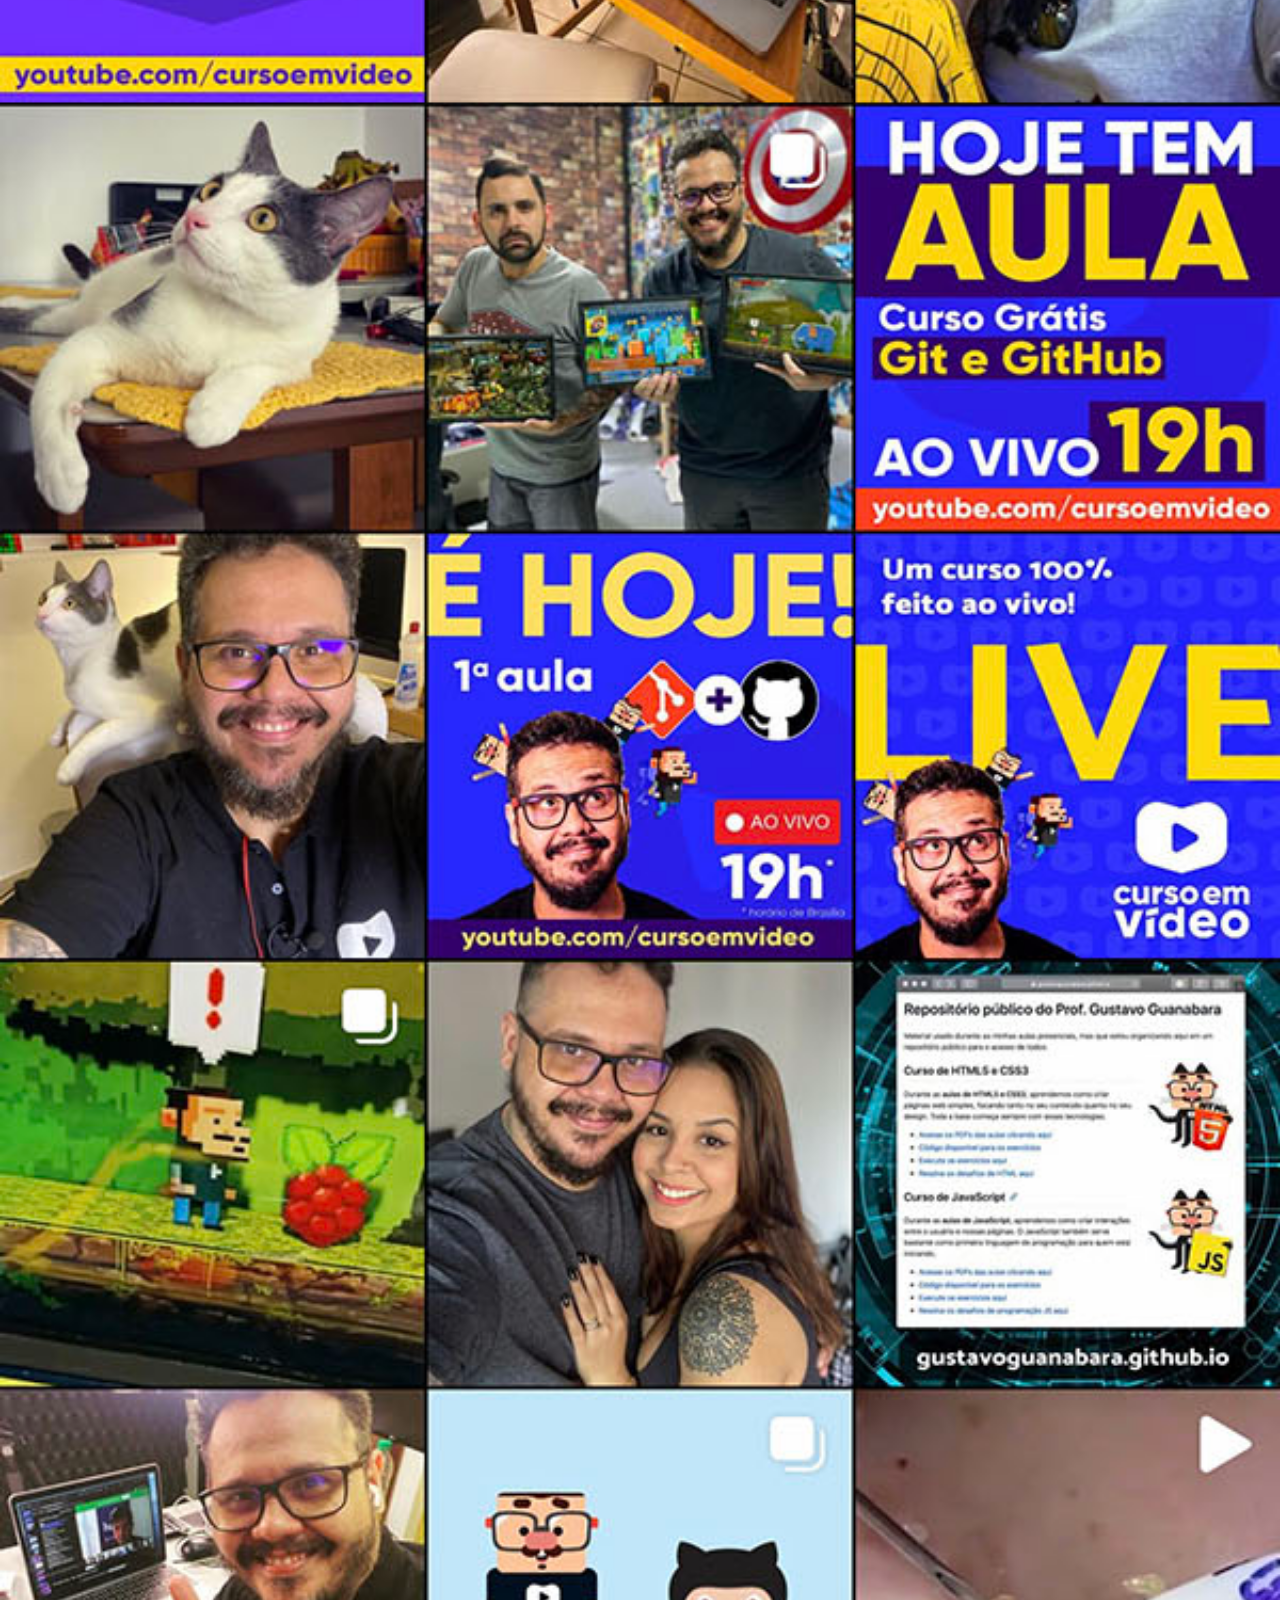
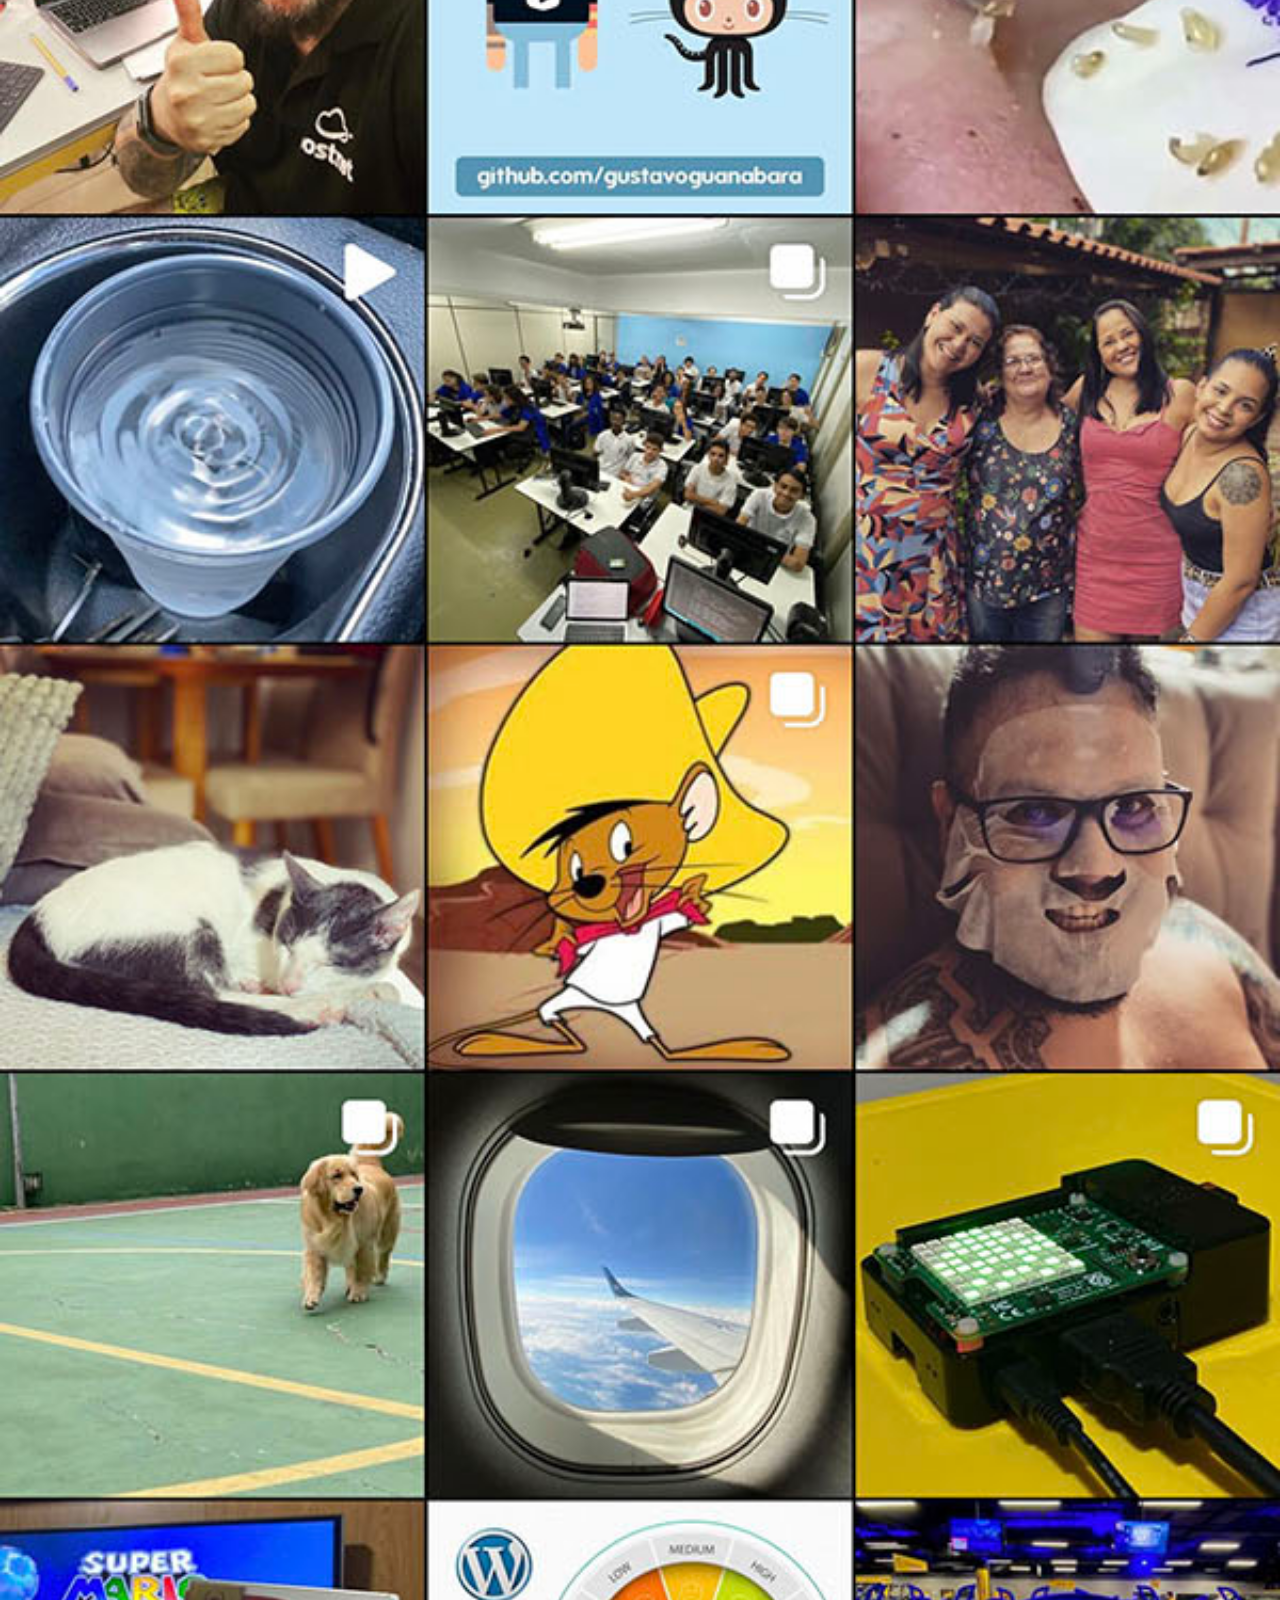
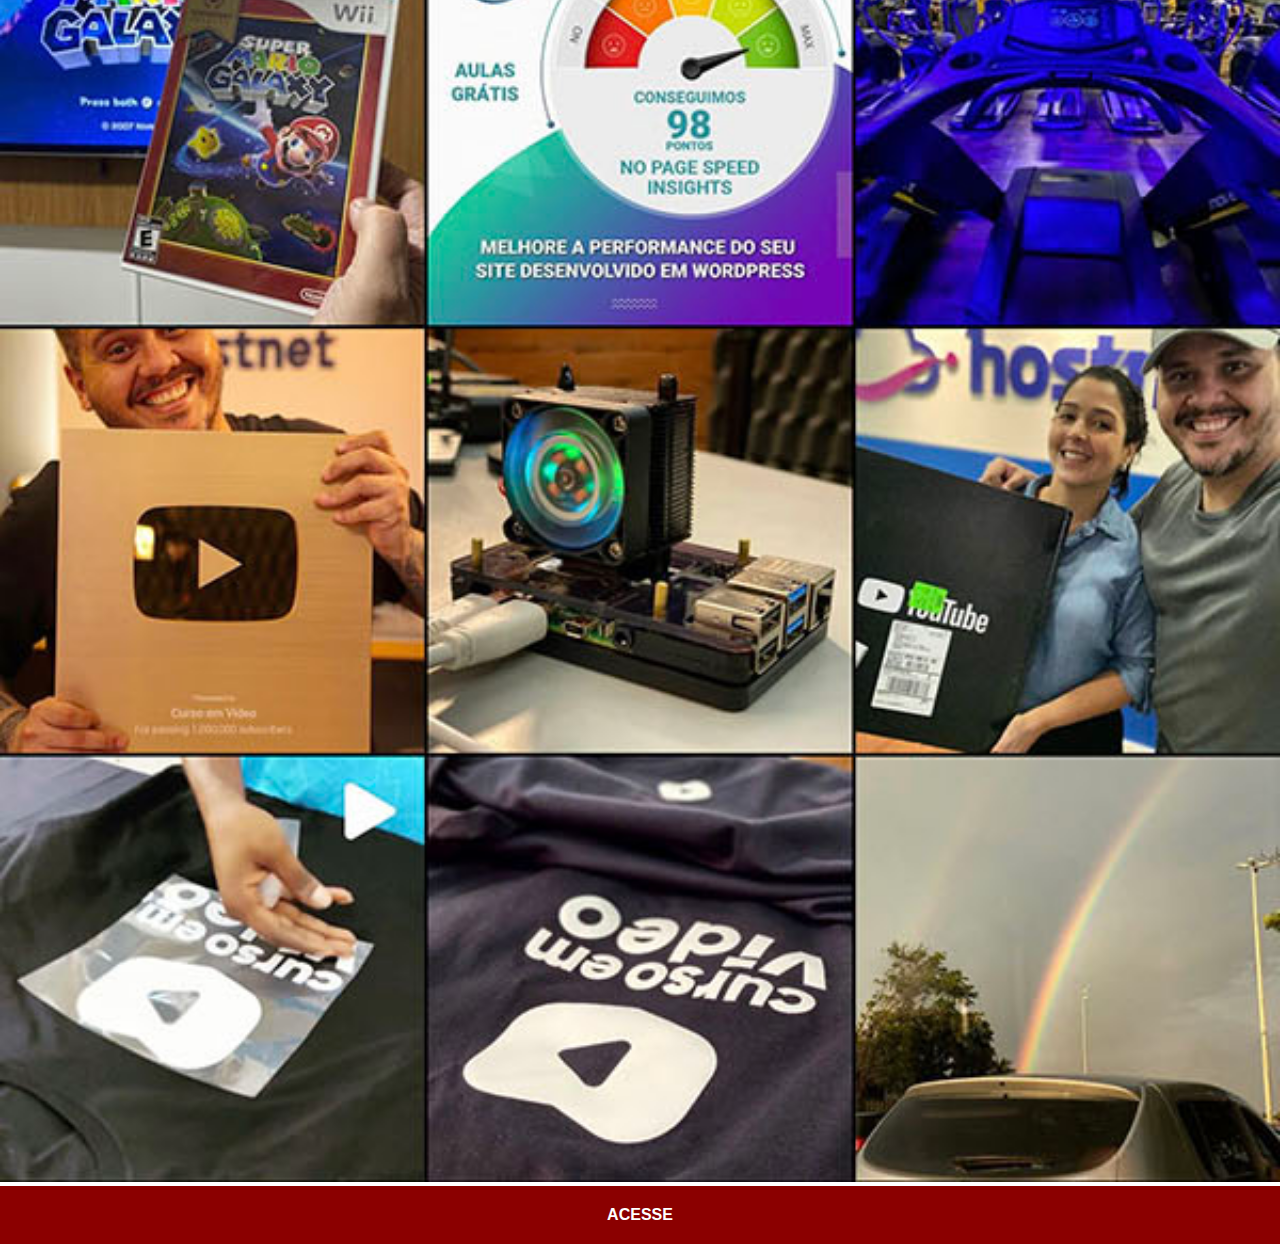
<file: instagram.html>
<!DOCTYPE html>
<html lang="pt-br">
<head>
    <meta charset="UTF-8">
    <meta name="viewport" content="width=device-width, initial-scale=1.0">
    <title>instagram</title>
    <link rel="stylesheet" href="estilos/social.css">
</head>
<body>
    <img src="imagens/tela-instagram.jpg" alt="instagram">
    <a href="https://www.instagram.com/gustavoguanabara/" target="_blank">ACESSE</a>
</body>
</html>
</file>
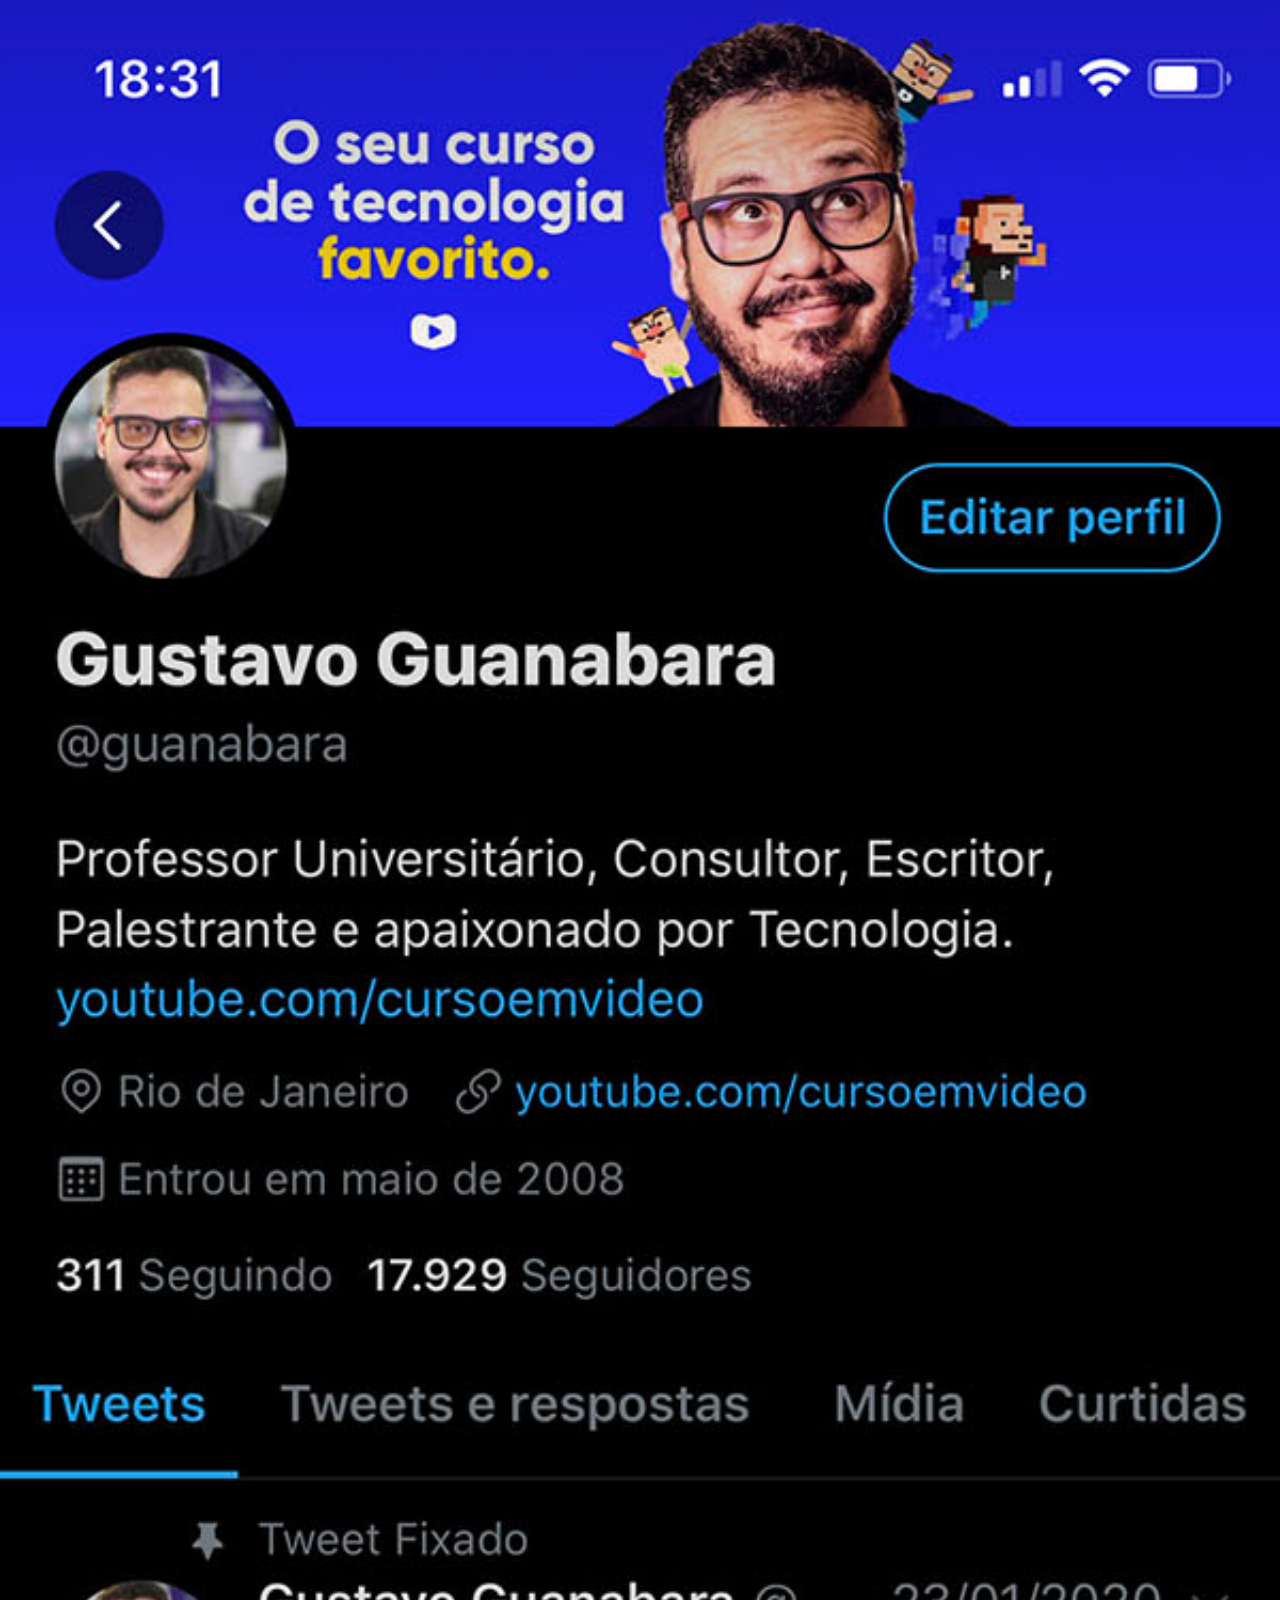
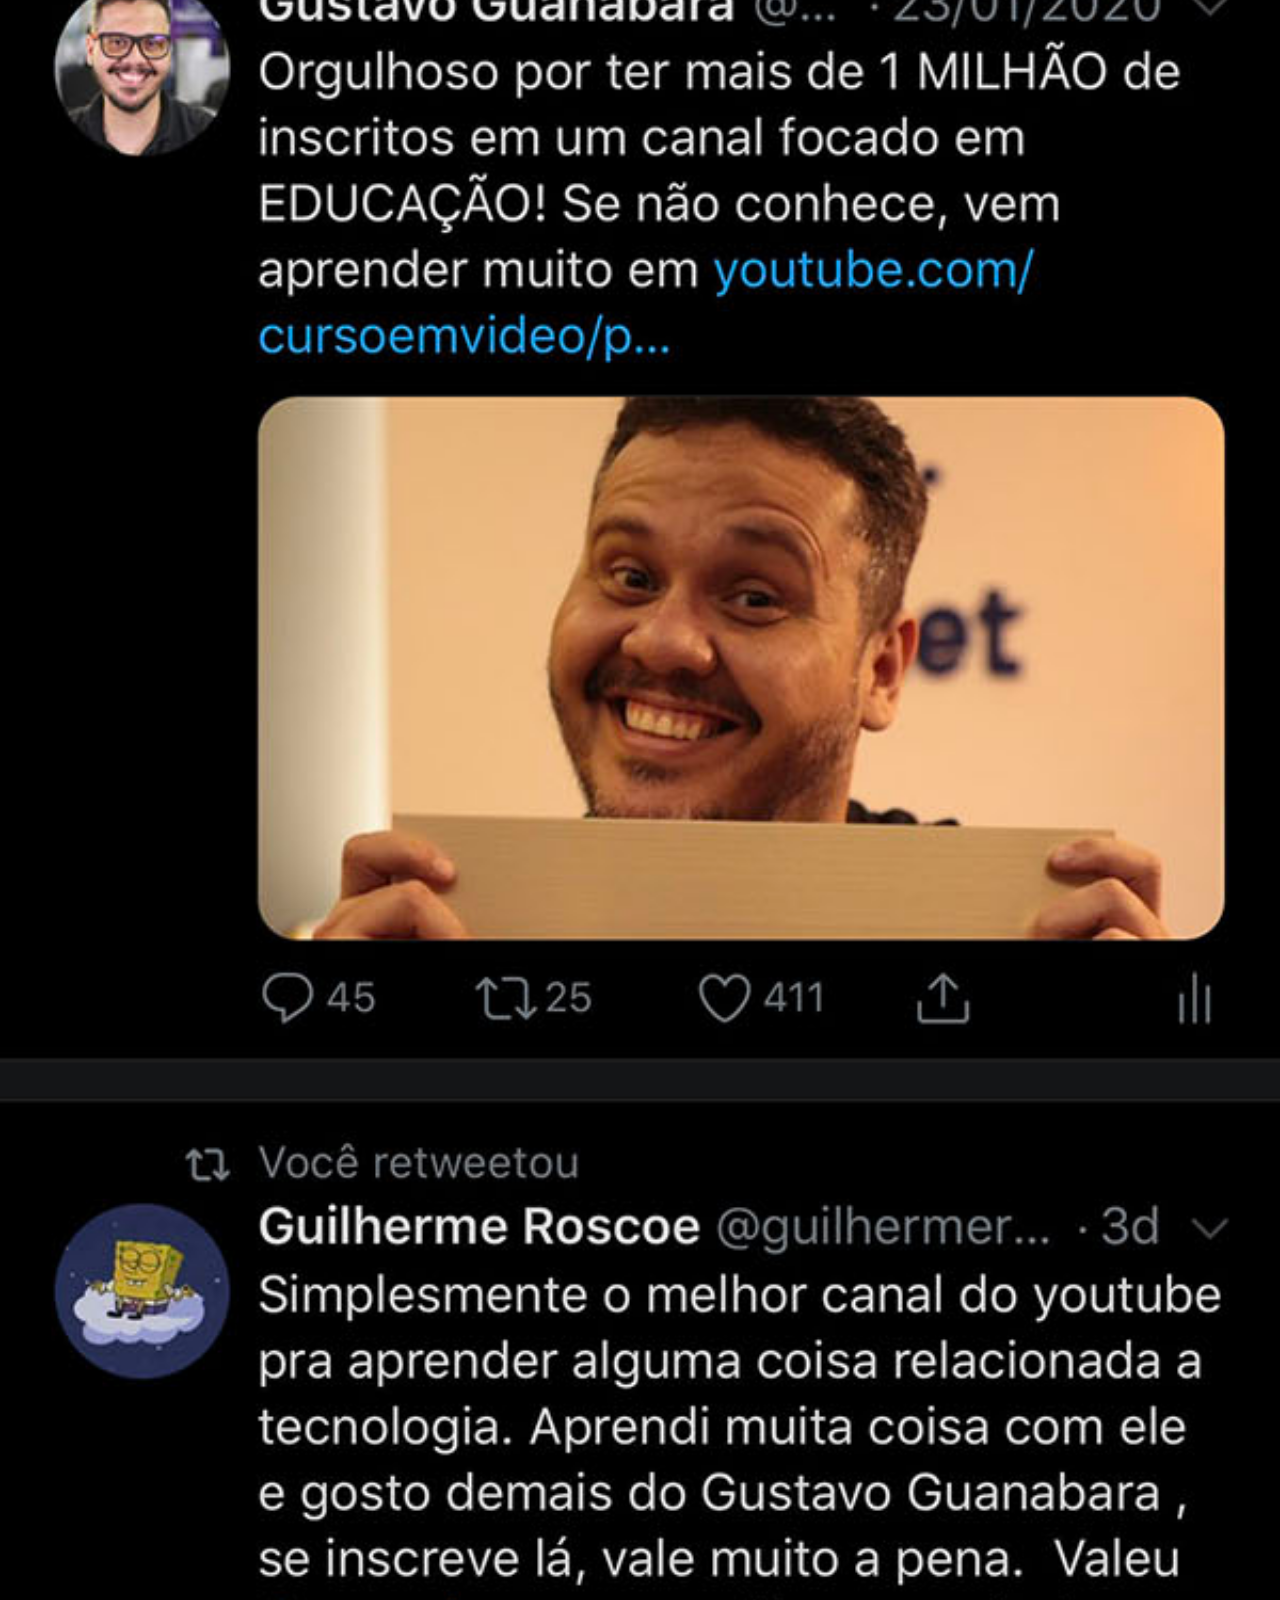
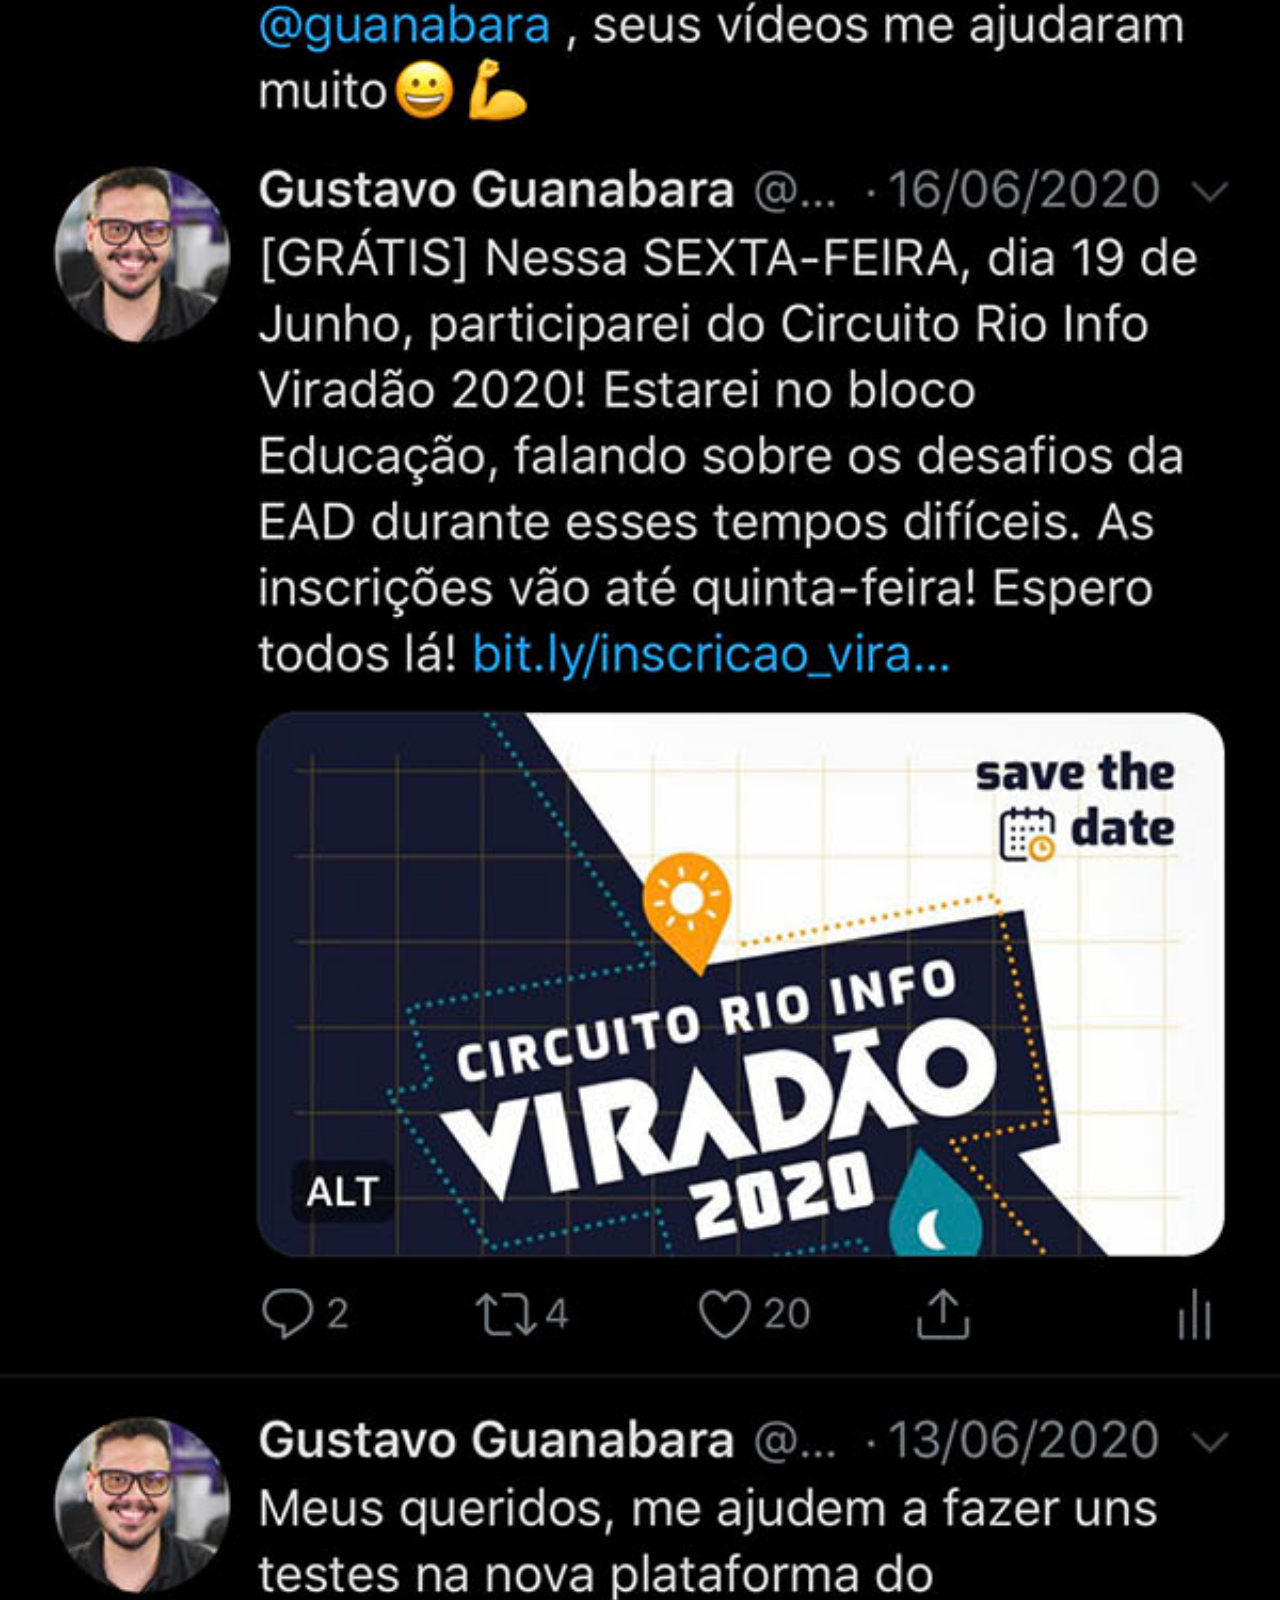
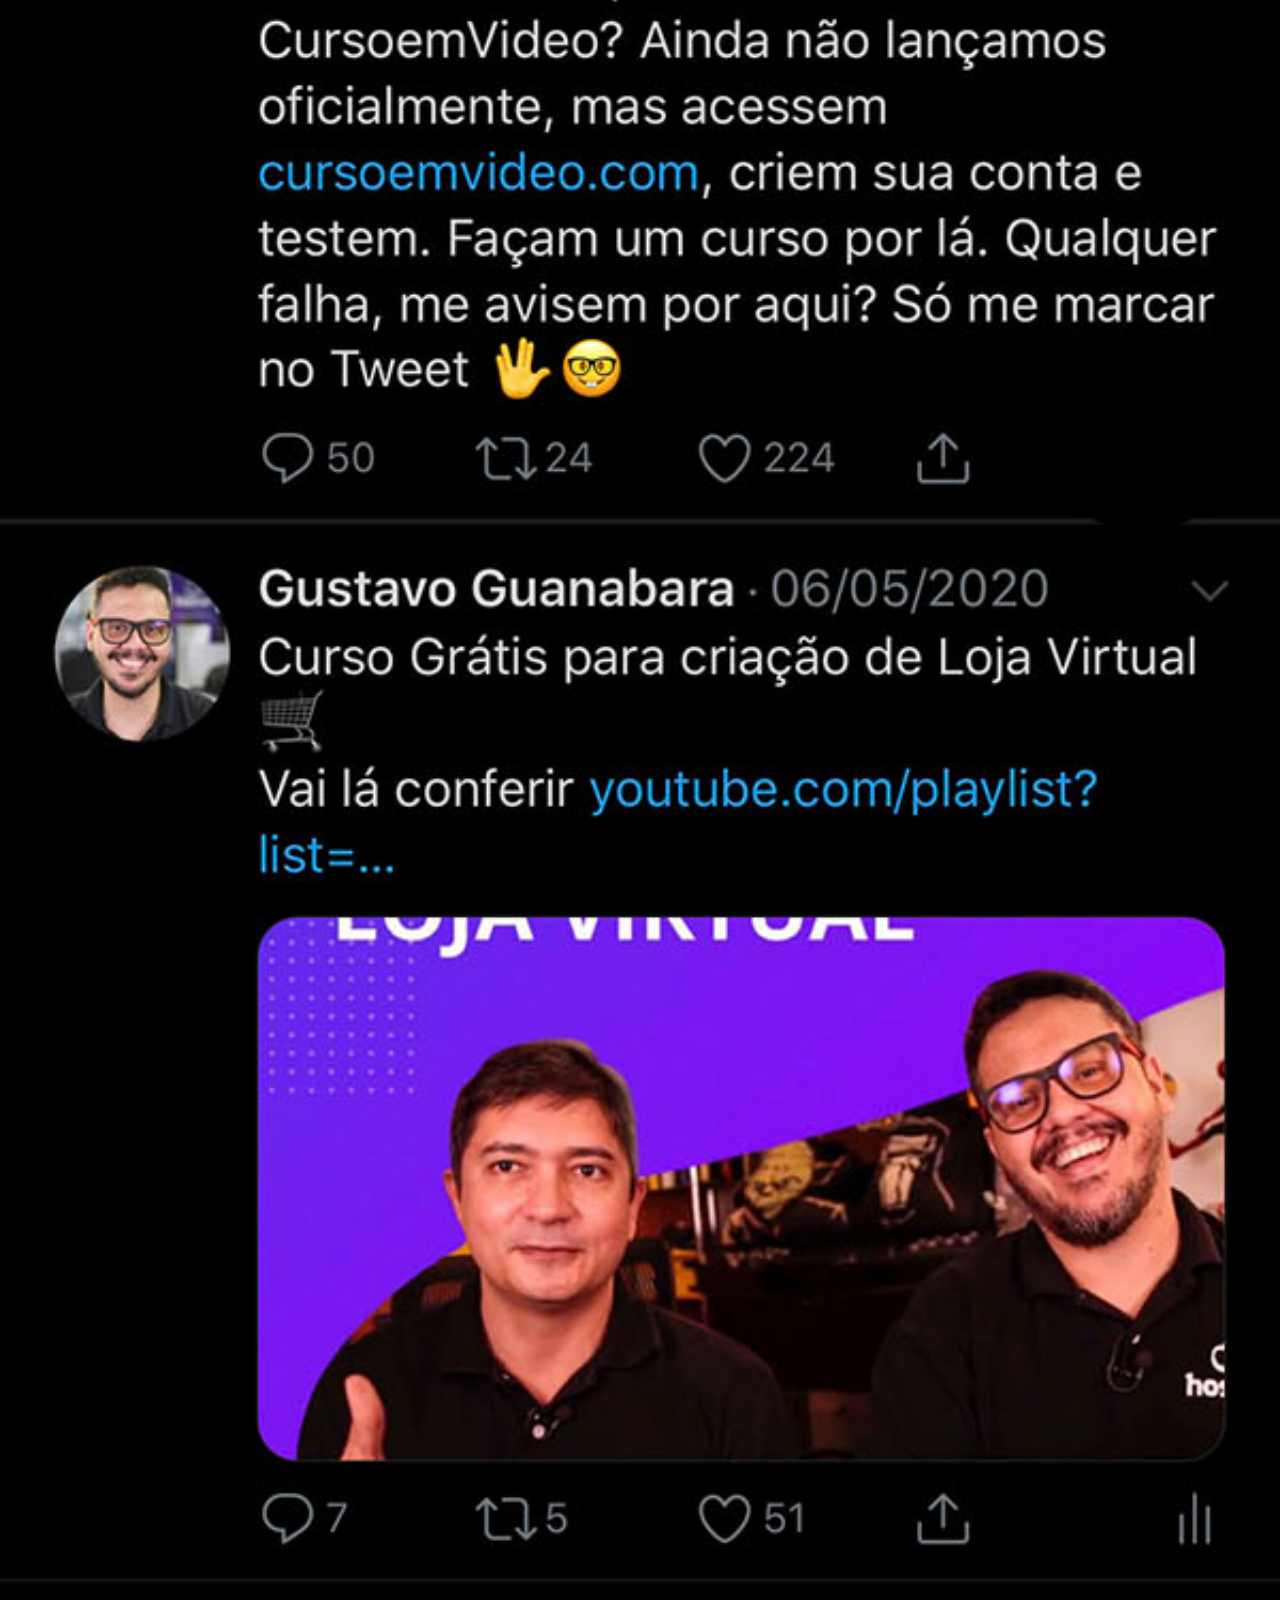
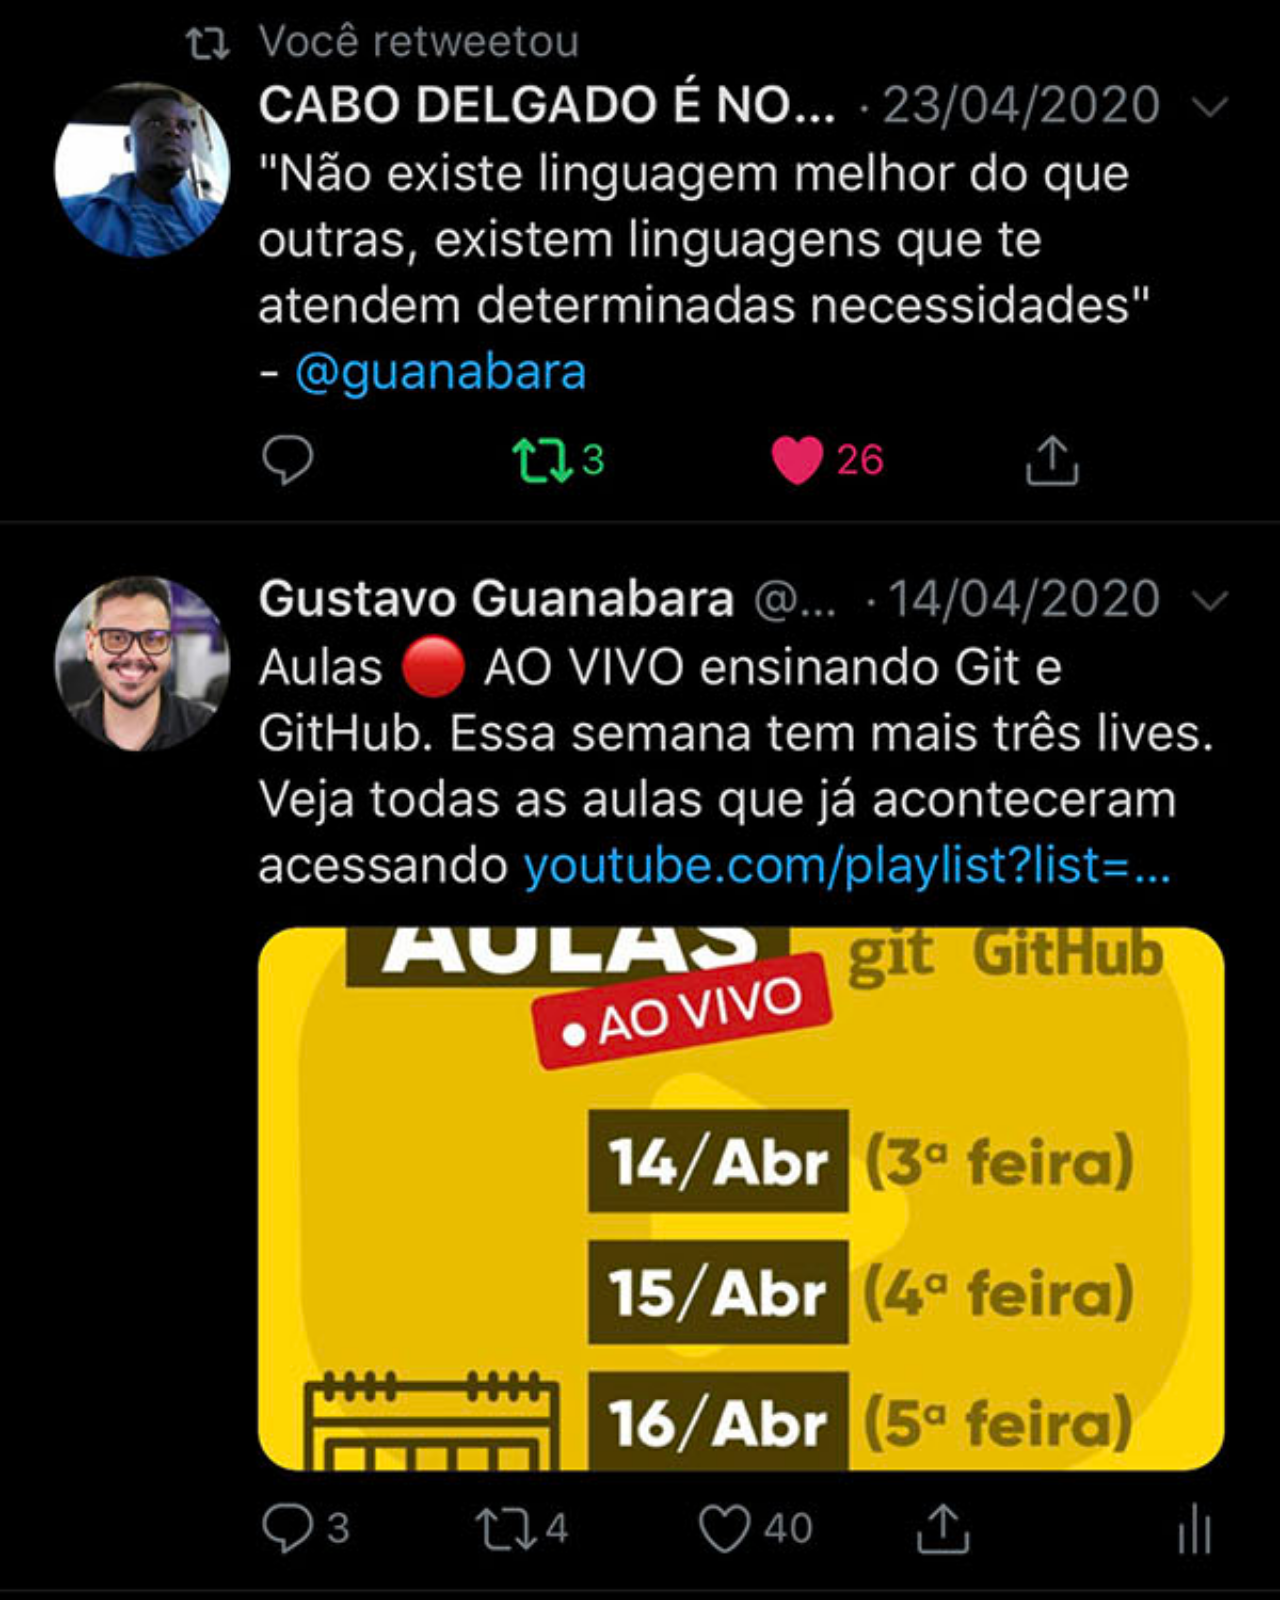
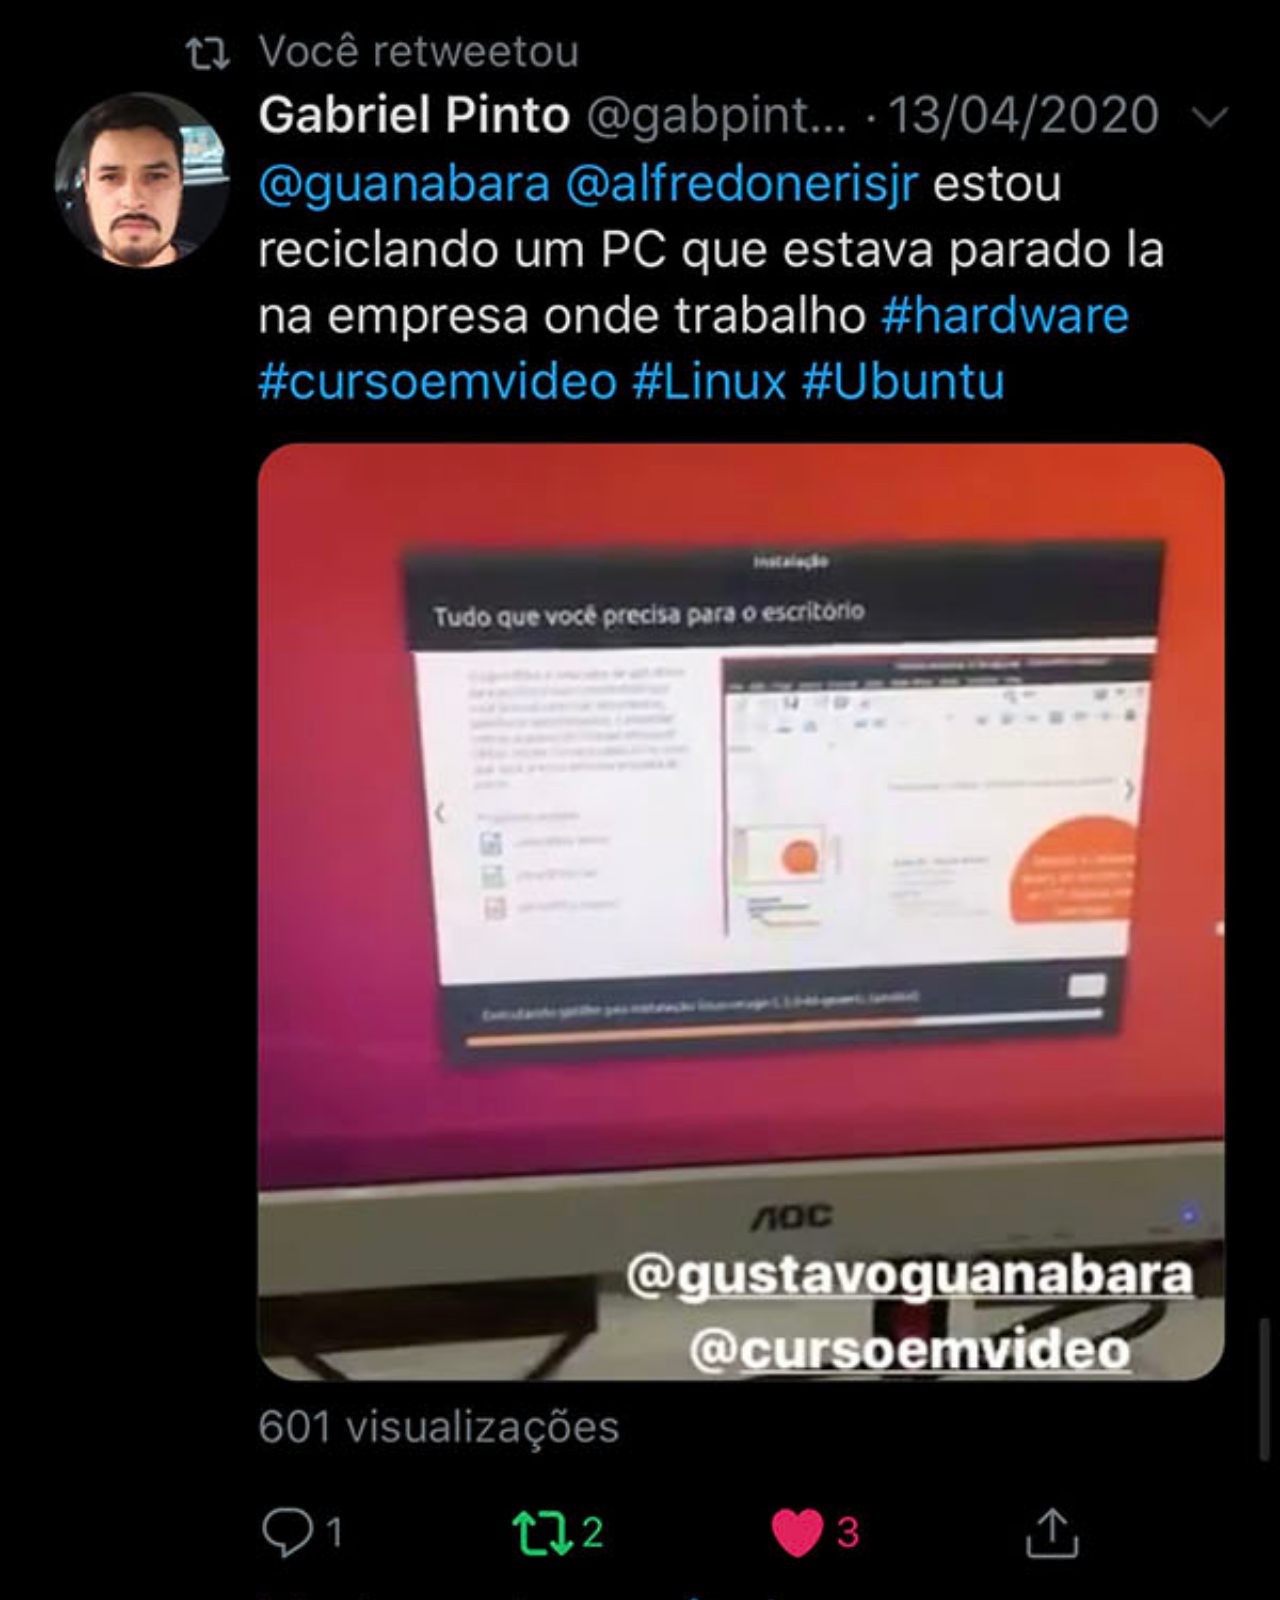
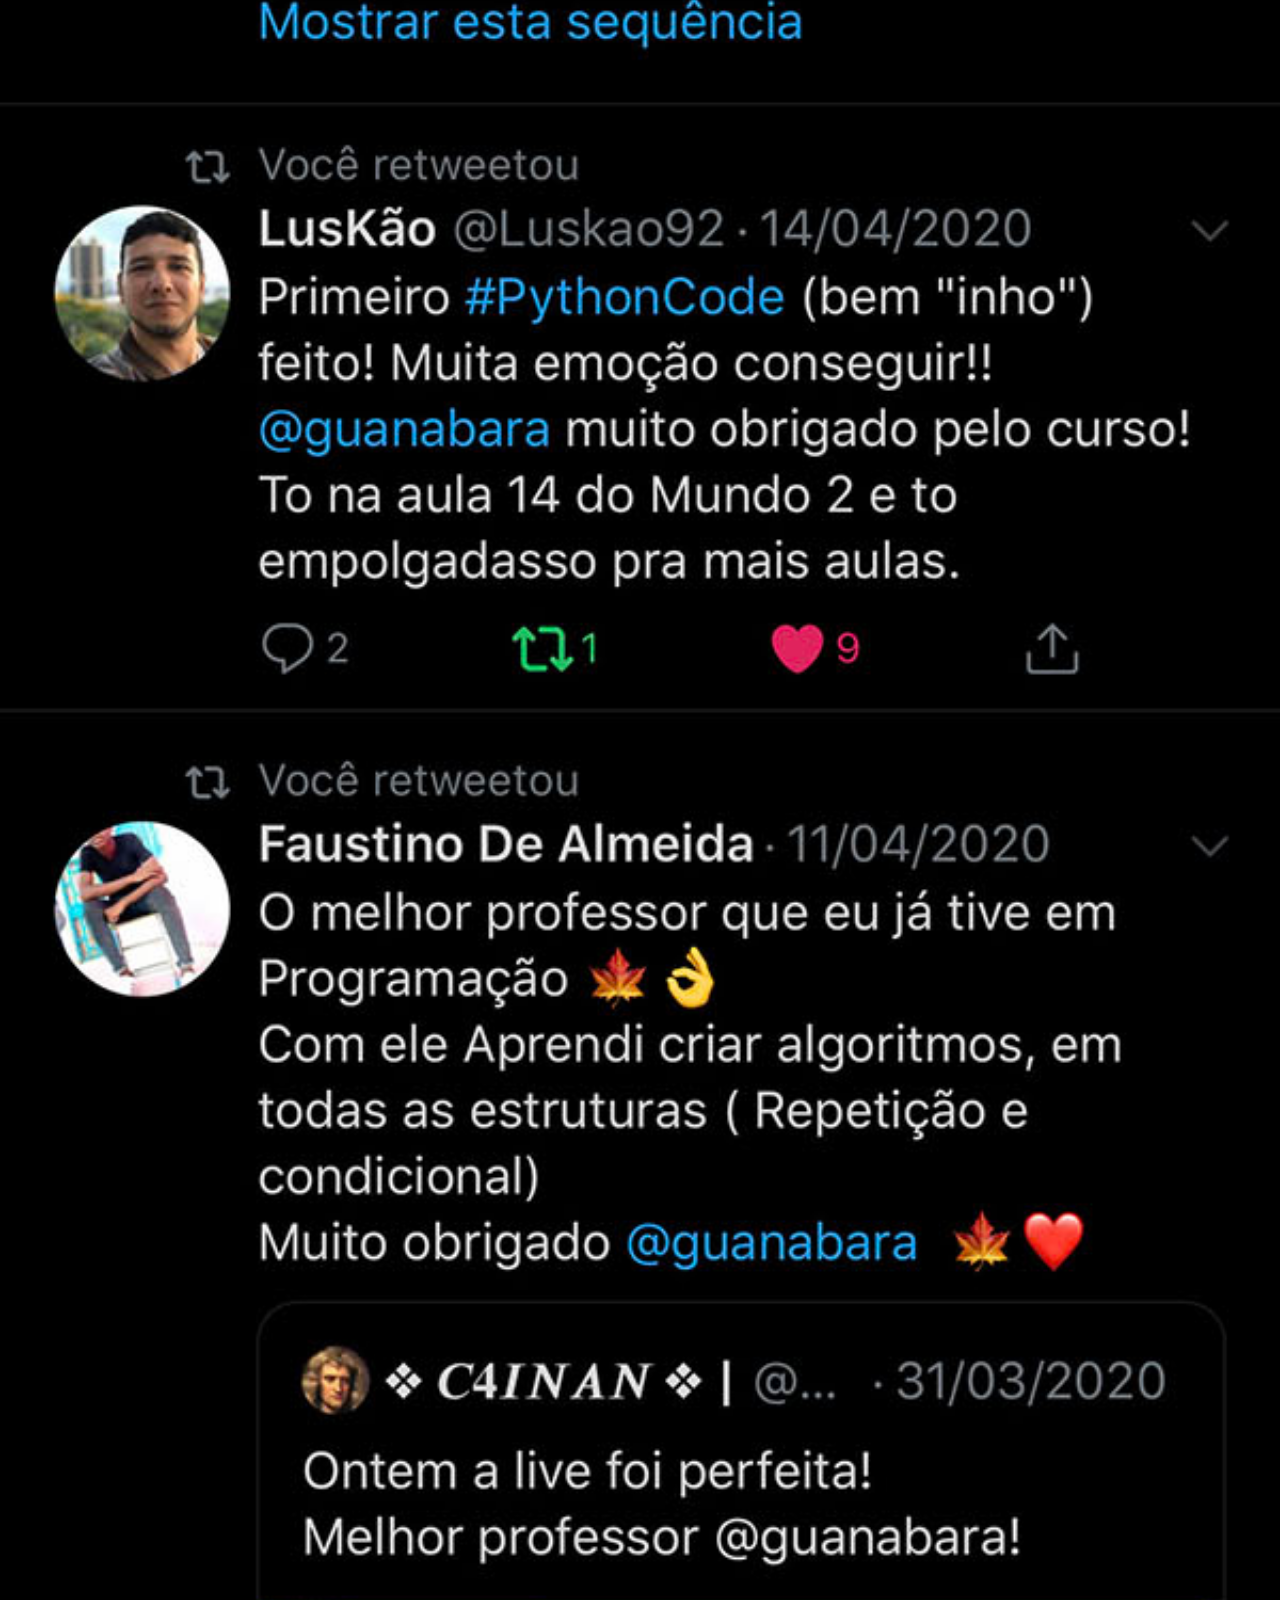
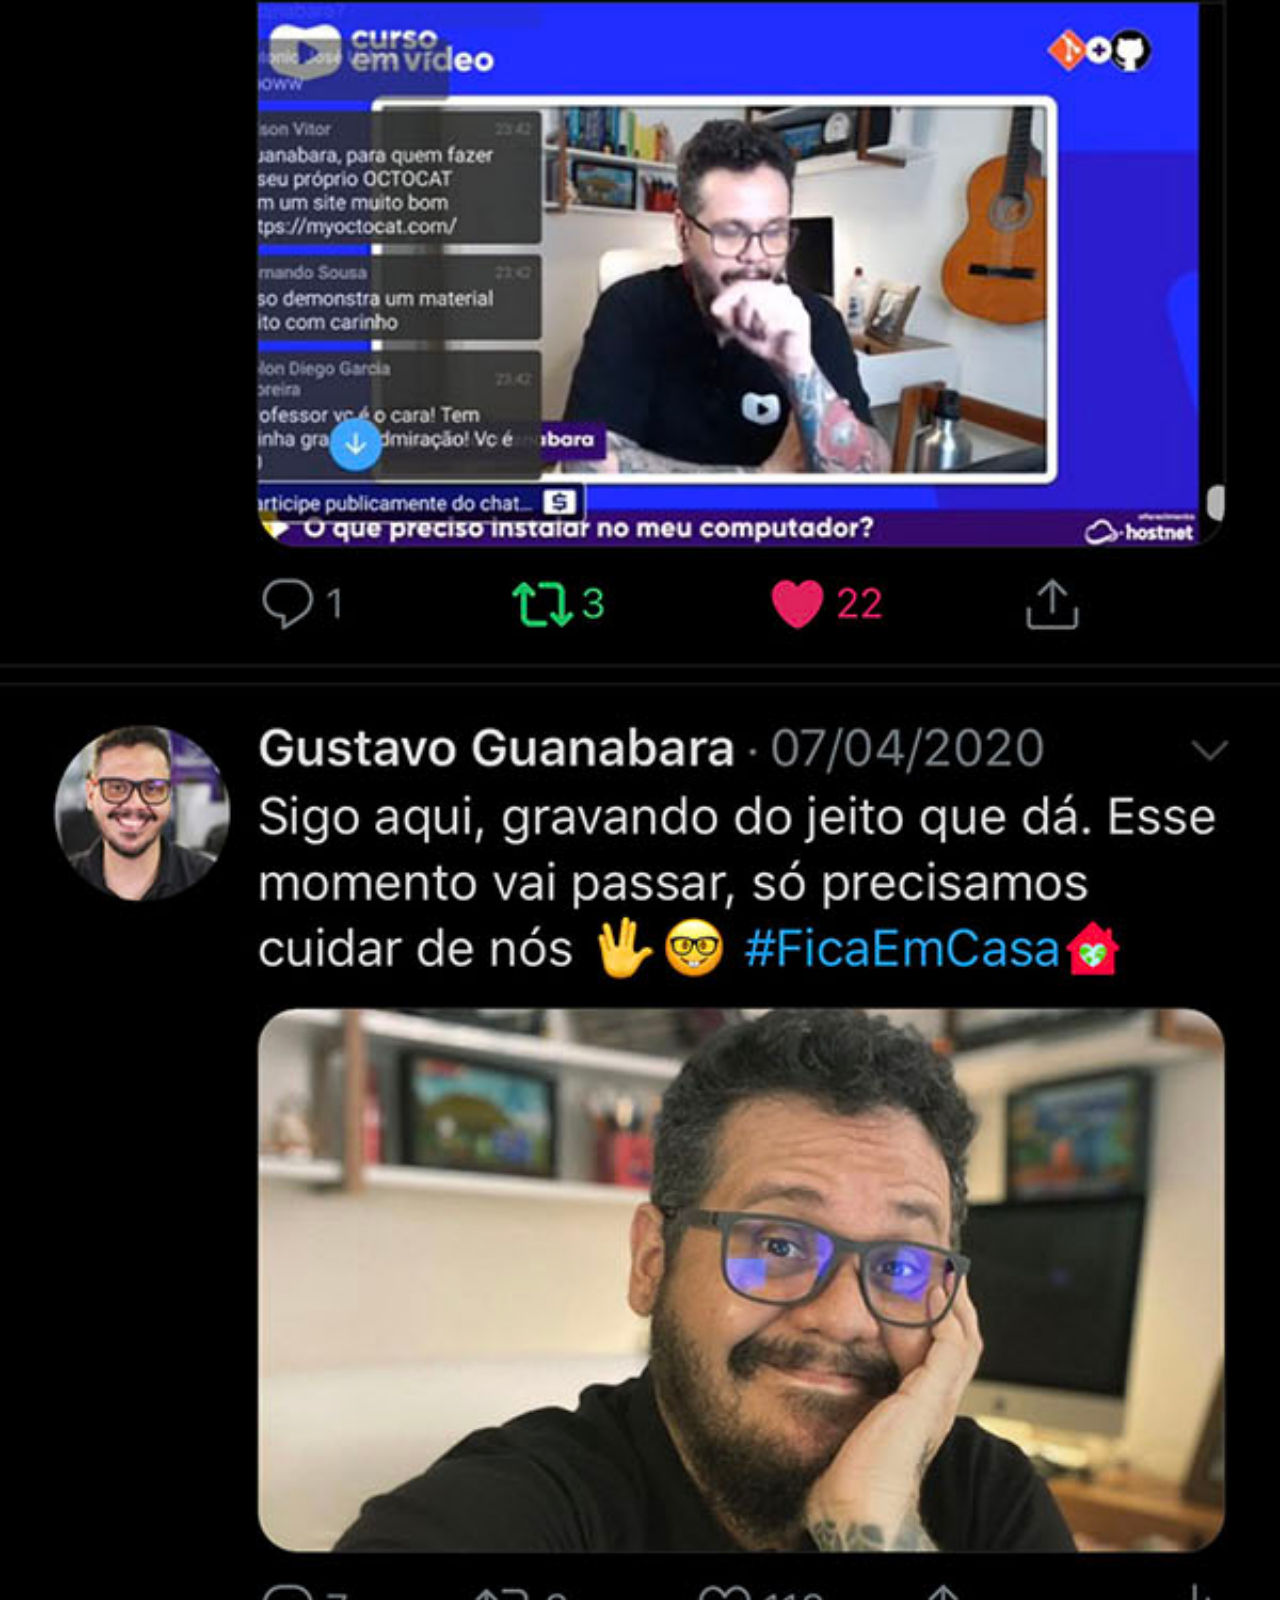
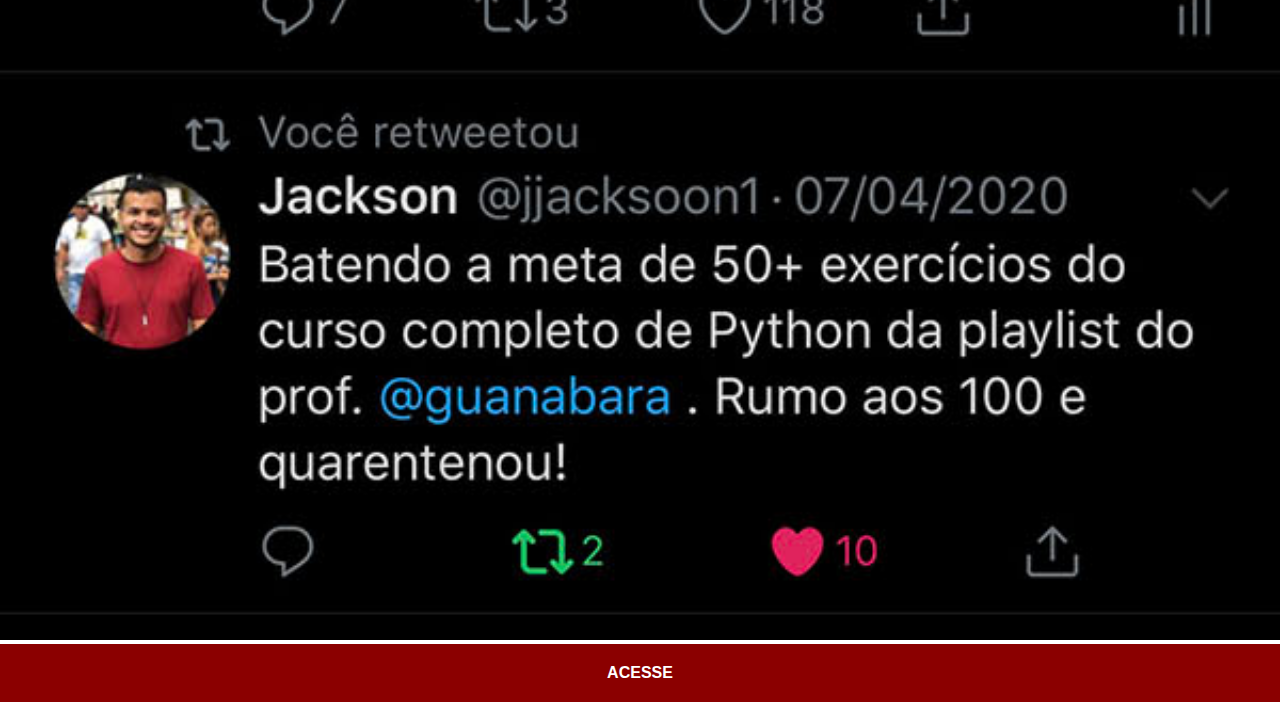
<file: twitter.html>
<!DOCTYPE html>
<html lang="pt-br">
<head>
    <meta charset="UTF-8">
    <meta name="viewport" content="width=device-width, initial-scale=1.0">
    <title>twitter</title>
    <link rel="stylesheet" href="estilos/social.css">
</head>
<body>
    <img src="imagens/tela-twitter.jpg" alt="twitter">
    <a href="https://x.com/guanabara" target="_blank">ACESSE</a>
</body>
</html>
</file>
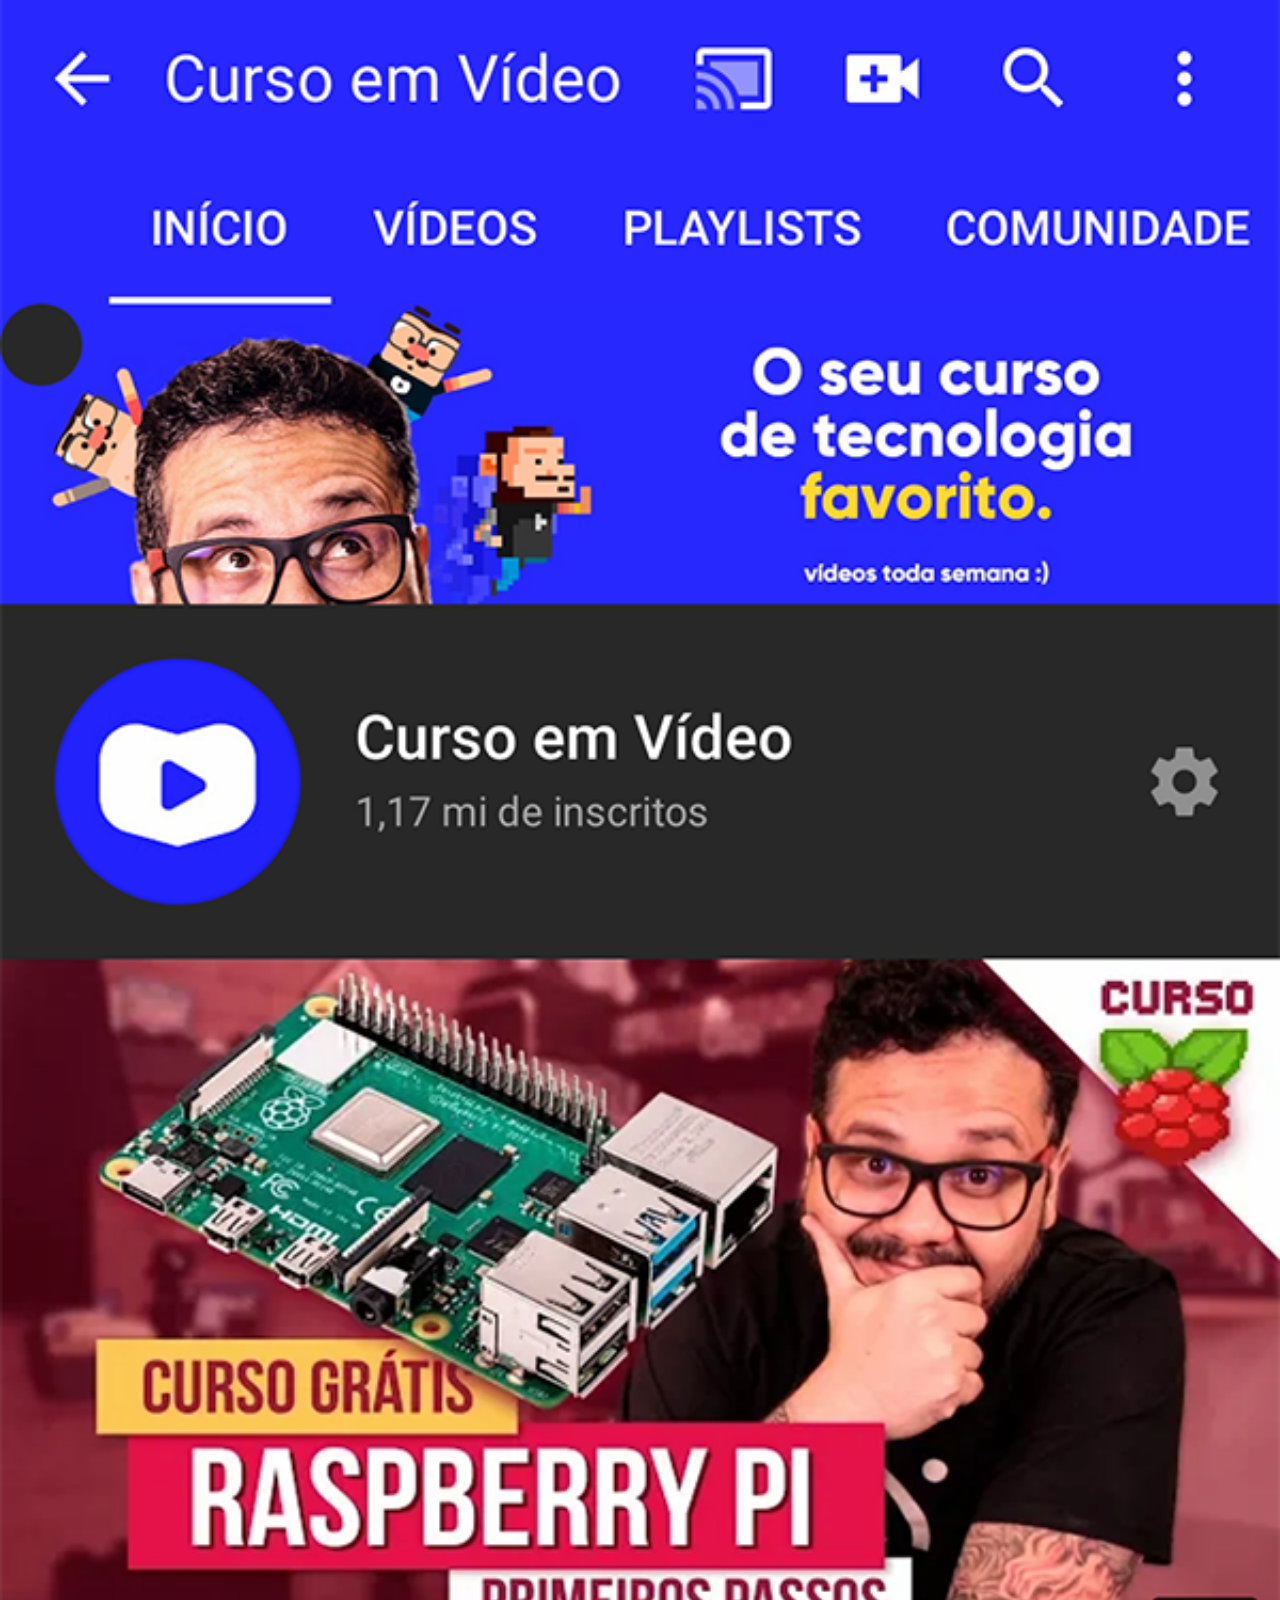
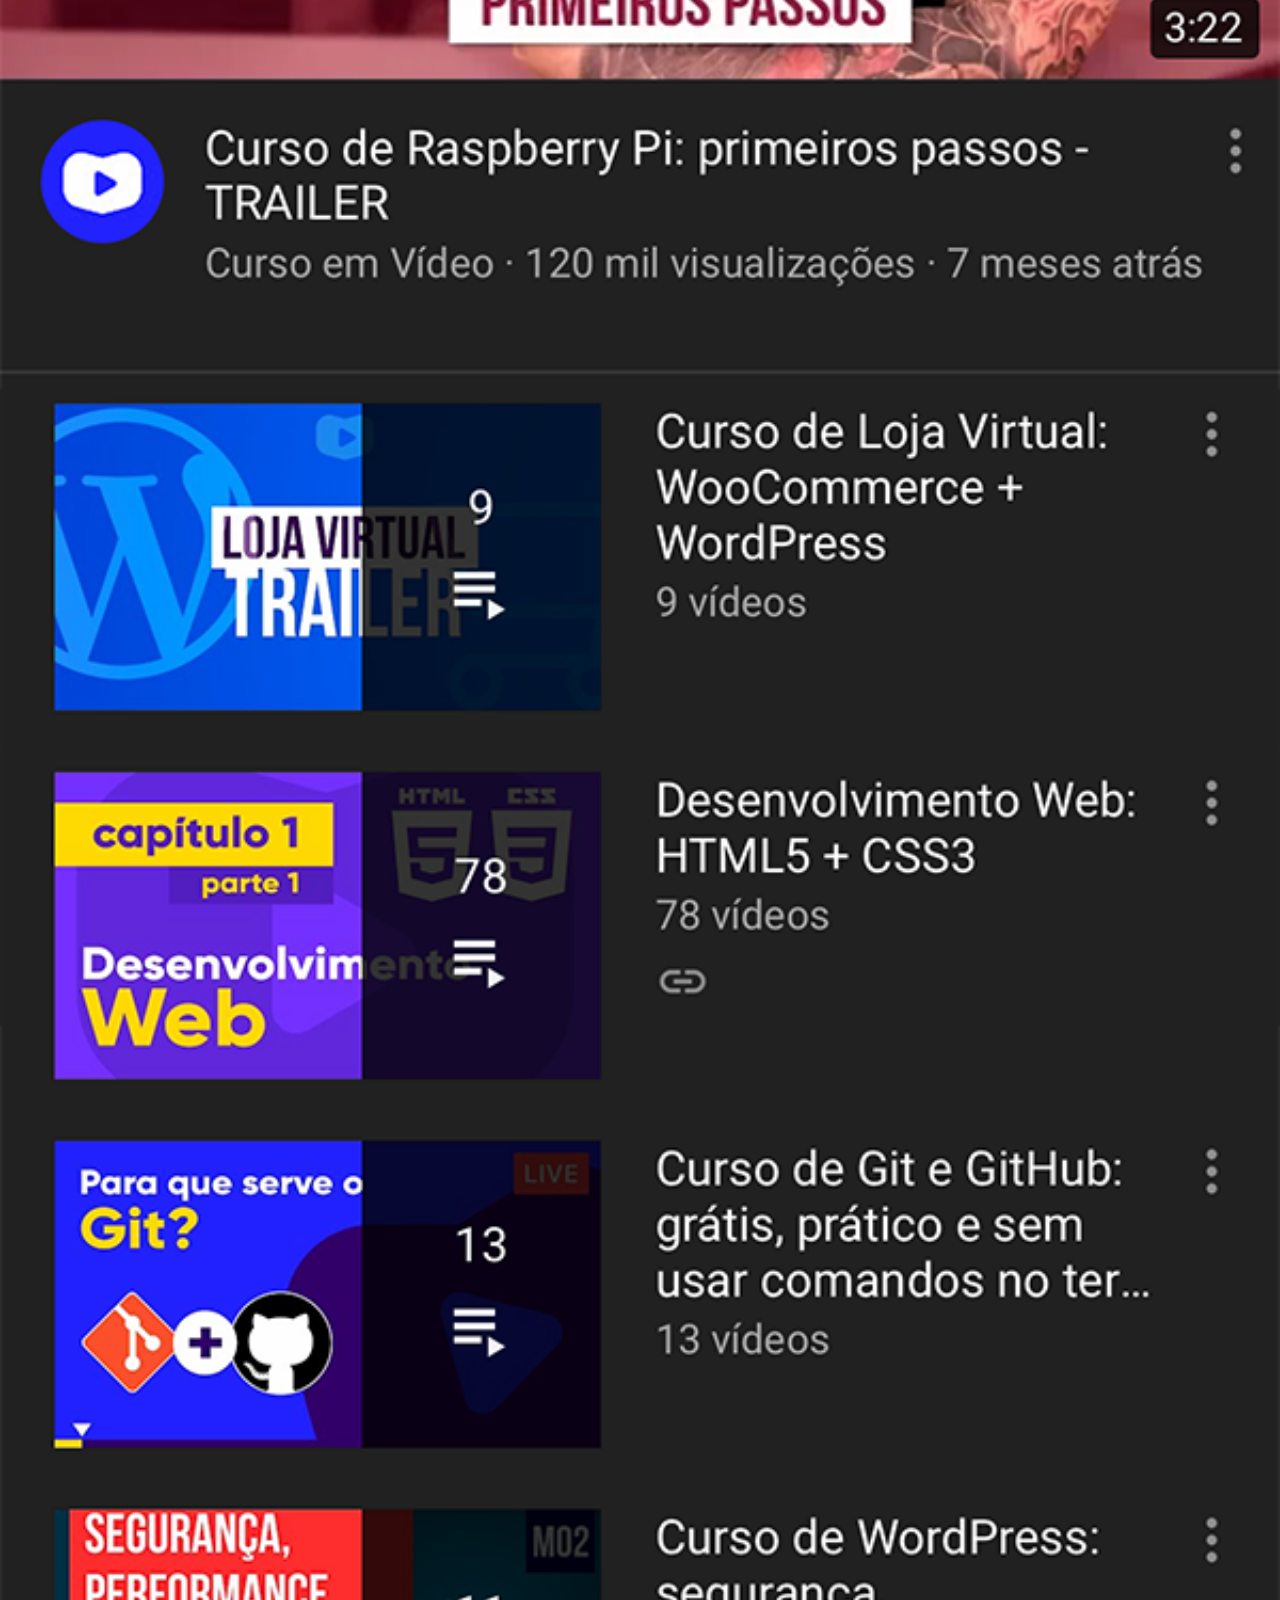
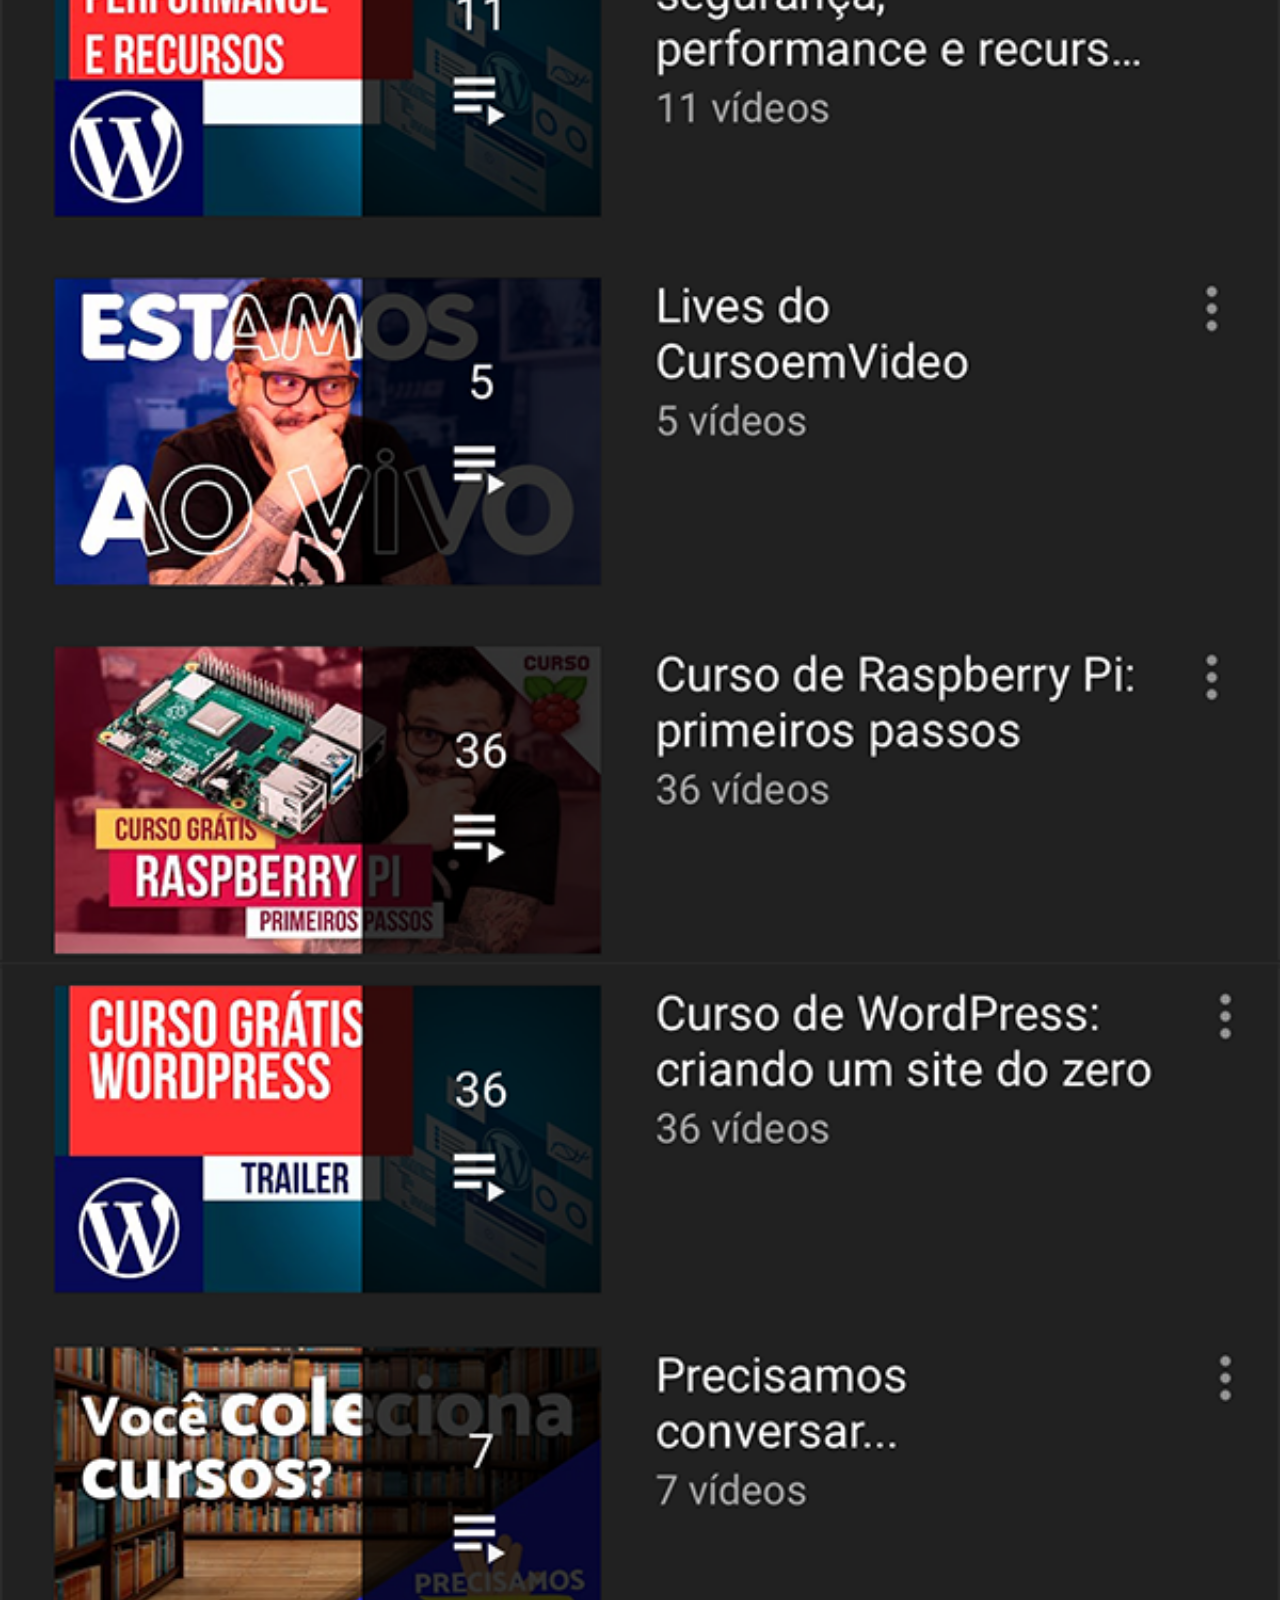
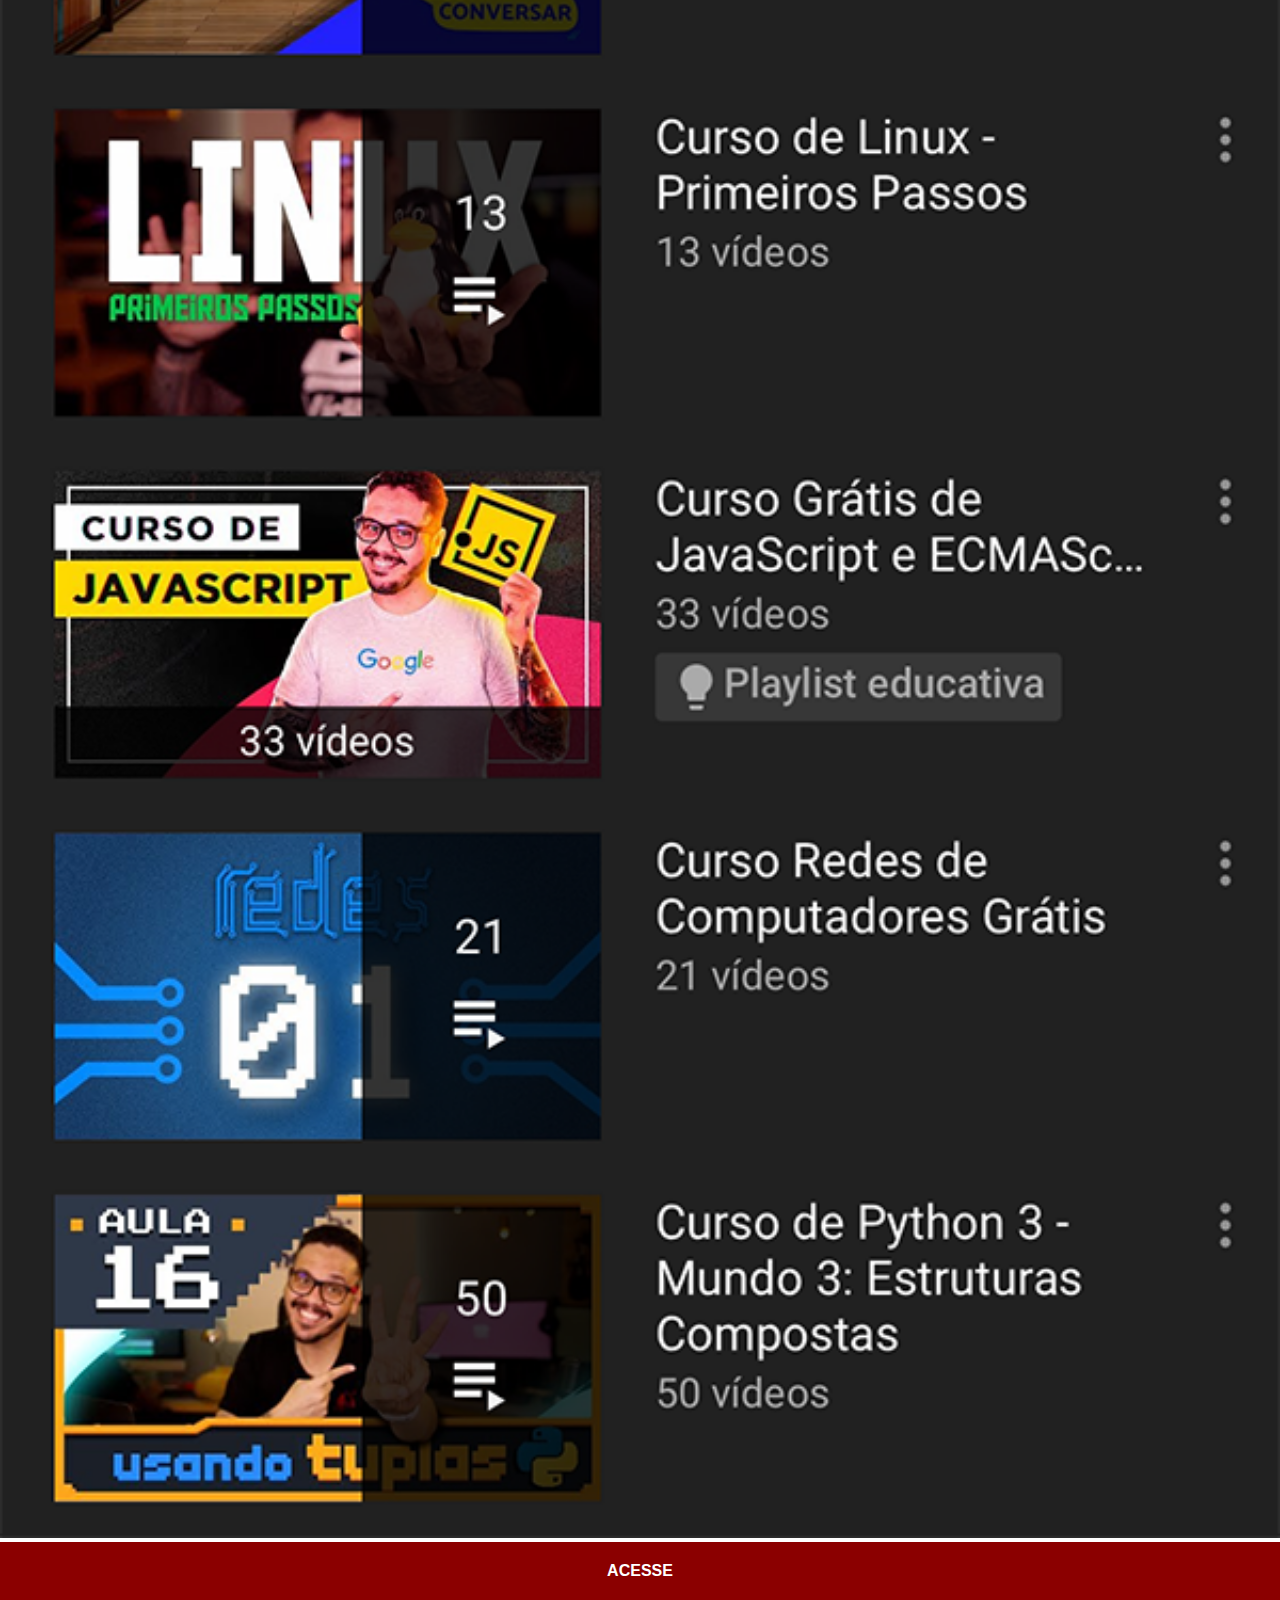
<file: youtube.html>
<!DOCTYPE html>
<html lang="pt-br">
<head>
    <meta charset="UTF-8">
    <meta name="viewport" content="width=device-width, initial-scale=1.0">
    <title>youtube</title>
    <link rel="stylesheet" href="estilos/social.css">
    <style>
        *{
            margin: 0px;
            padding: 0px;
            font-family: Arial, Helvetica, sans-serif;
        }
        ::-webkit-scrollbar{
            width: 0px;
            height: 0px;
        }
        img{
            width: 100vw;
        }
        a{
            display: block;
            background-color: darkred;
            color: white;
            padding: 20px;
            text-align: center;
            font-weight: bolder;
            text-decoration: none;
        }
        a:hover{
            background-color: red;
        }
    </style>
</head>
<body>
    <img src="imagens/tela-youtube.png" alt="youtube">
    <a href="https://www.youtube.com/c/CursoemVídeo/playlists" target="_blank">ACESSE</a>
</body>
</html>
</file>
<file: estilos/style.css>
@charset "UTF-8";

*{
    margin: 0px;
    padding: 0px;
}

html body{
    height: 100vh;
    width: 100vw;
    background-color: black;
}

body{
    background: url(../imagens/fundo-madeira.jpg) no-repeat top center;
    background-size: cover;
    background-attachment: fixed;
}

main{
    position: relative;
    height: 100vh;
}

section#telefone{
    position: absolute;
    top: 50%;
    left: 50%;
    transform: translate(-50%, -50%);
    height: 627px;
    width: 311px;
    background: url(../imagens/frame-iphone.png) no-repeat;
}
iframe#tela{
    position: relative;
    top:80px;
    left:22px;
    width:267px;
    height:471px;
}
section#redes-sociais{
    text-align: right;
}
section#redes-sociais img{
    width:50px;
    margin: 10px;
    border-radius:50%;
    box-shadow: 2px 2px 5px rgba(0, 0, 0, 0.400);
}
section#redes-sociais img:hover{
    border: 2px solid rgba(255, 255, 255, 0.637);
    transform: translate(-3px -3px);
    box-shadow: 5px 5px 10px rgba(0, 0, 0, 0.623);
    transition: transform 3s,border 1s;
}
</file>
<file: estilos/social.css>
@charset "UTF-8";

   *{
            margin: 0px;
            padding: 0px;
            font-family: Arial, Helvetica, sans-serif;
        }
        ::-webkit-scrollbar{
            width: 0px;
            height: 0px;
        }
        img{
            width: 100vw;
        }
        a{
            display: block;
            background-color: darkred;
            color: white;
            padding: 20px;
            text-align: center;
            font-weight: bolder;
            text-decoration: none;
        }
        a:hover{
            background-color: red;
        }
</file>
